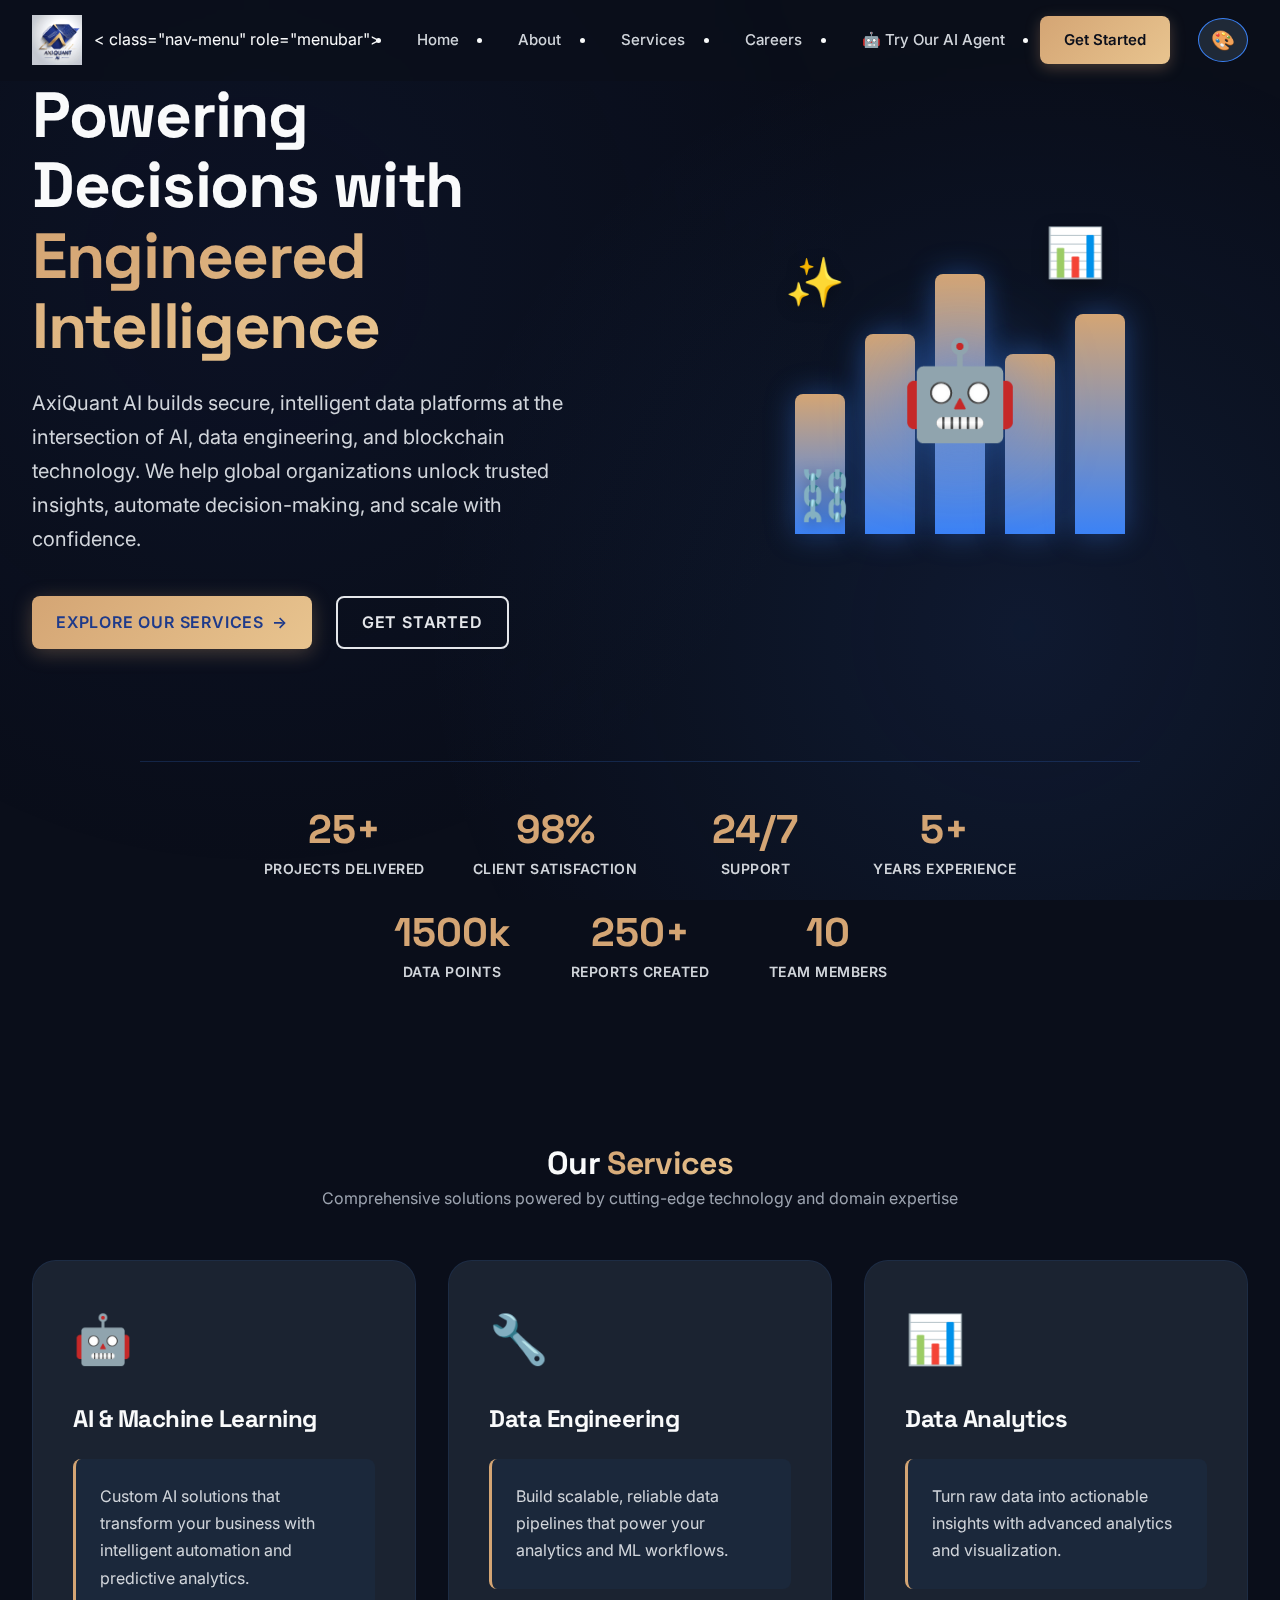
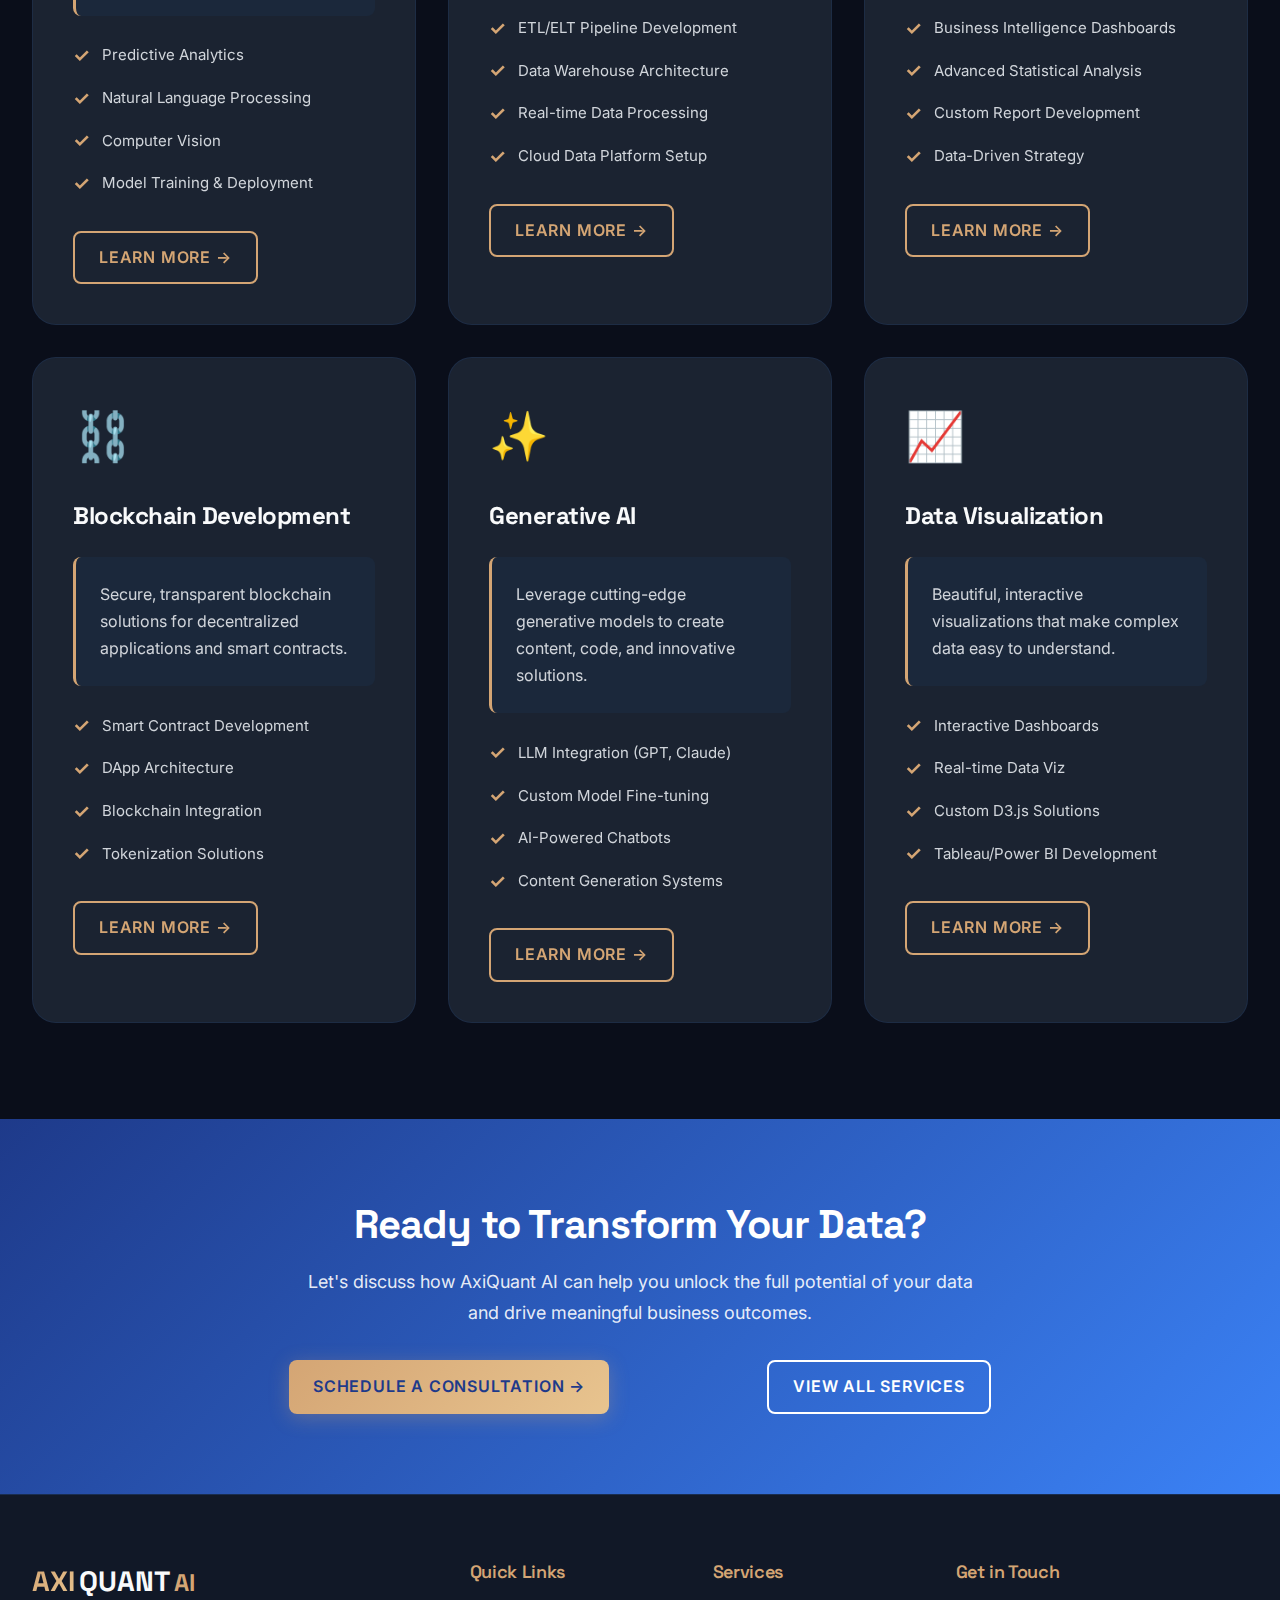
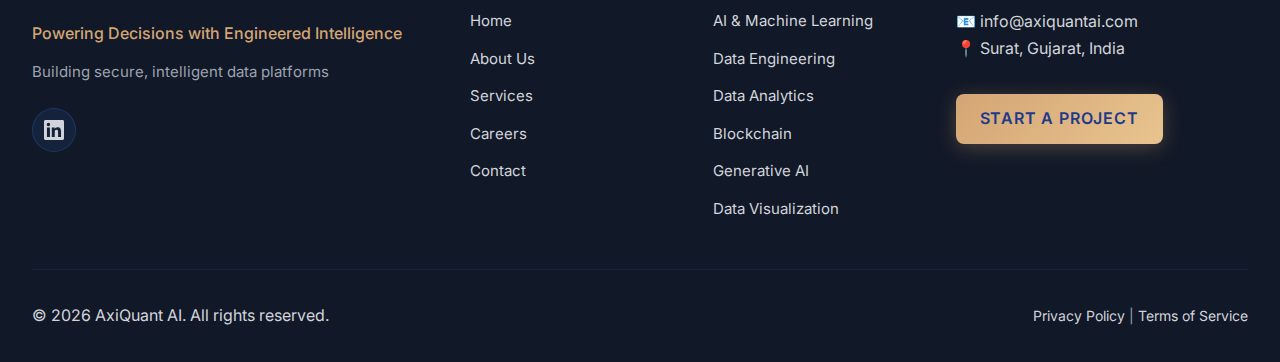
<file: index.html>
<!DOCTYPE html>
<html lang="en">
<head>
    <meta charset="UTF-8">
    <meta name="google-site-verification" content="FJ6nle0rEKZsMMIIgZ2yoRIwN4s8MUvWF679lnG_hWg" />
    <meta name="msvalidate.01" content="D930062206DD22705EF02B1B350733DF" />
    <meta name="viewport" content="width=device-width, initial-scale=1.0">
    <meta name="description" content="AxiQuant AI builds secure, intelligent data platforms at the intersection of AI, data engineering, and blockchain technology.">
    <meta name="keywords" content="AI, Machine Learning, Data Engineering, Blockchain, Generative AI, Data Analytics, India">
    <title>AxiQuant AI - Powering Decisions with Engineered Intelligence</title>
    <!-- Favicon -->
    <link rel="icon" type="image/x-icon" href="favicon.ico">
    <link rel="icon" type="image/png" sizes="16x16" href="favicon-16x16.png">
    <link rel="icon" type="image/png" sizes="32x32" href="favicon-32x32.png">
    <link rel="apple-touch-icon" sizes="180x180" href="apple-touch-icon.png">
    <link rel="icon" type="image/png" sizes="192x192" href="android-chrome-192x192.png">
    <link rel="icon" type="image/png" sizes="512x512" href="android-chrome-512x512.png">
    <meta name="theme-color" content="#0a0e1a">
    <meta name="title" content="AxiQuant AI - AI & Data Engineering Solutions">
    <meta name="description" content="AxiQuant AI provides AI/ML, Data Engineering, Blockchain, and Generative AI solutions. Transform your business with intelligent data platforms. Based in Surat, India.">
    <meta name="keywords" content="AI company India, Machine Learning services, Data Engineering Surat, AI consulting, Blockchain development, Generative AI, Data Analytics, ML solutions">
    <meta name="author" content="AxiQuant AI">
    <meta name="robots" content="index, follow">
    <link rel="canonical" href="https://axiquantai.com/">
    
    <!-- Open Graph / Facebook -->
    <meta property="og:type" content="website">
    <meta property="og:url" content="https://axiquantai.com/">
    <meta property="og:title" content="AxiQuant AI - Powering Decisions with Engineered Intelligence">
    <meta property="og:description" content="AI, Machine Learning, and Data Engineering solutions that transform businesses. Expert team in Surat, India.">
    <meta property="og:image" content="https://axiquantai.com/logo.png">
    
    <!-- Twitter -->
    <meta property="twitter:card" content="summary_large_image">
    <meta property="twitter:url" content="https://axiquantai.com/">
    <meta property="twitter:title" content="AxiQuant AI - AI & Data Engineering Solutions">
    <meta property="twitter:description" content="Transform your business with AI/ML, Data Engineering, and Blockchain solutions.">
    <meta property="twitter:image" content="https://axiquantai.com/logo.png">
    
    <!-- Fonts -->
    <link rel="preconnect" href="https://fonts.googleapis.com">
    <link rel="preconnect" href="https://fonts.gstatic.com" crossorigin>
    <link href="https://fonts.googleapis.com/css2?family=Inter:wght@300;400;500;600;700;800&family=Space+Grotesk:wght@500;700&display=swap" rel="stylesheet">
    
    <!-- Styles -->
    <link rel="stylesheet" href="css/style.css">
    <link rel="stylesheet" href="css/pages.css">
</head>

<body>
    <a href="#main-content" class="skip-link">Skip to main content</a>
    <a href="#main-content" class="skip-link">Skip to main content</a>
    <!-- Header -->
    <header role="banner">
        <nav class="navbar container" role="navigation" aria-label="Main navigation">
            <a href="index.html" class="logo">
                <img src="logo.png" alt="AxiQuant AI - AI and Data Engineering Company Logo" class="logo-image">
            </a>
            
            < class="nav-menu" role="menubar">
                <li role="none"><a href="index.html" class="nav-link" role="menuitem" aria-current="page">Home</a></li>
                <li role="none"><a href="about.html" class="nav-link" role="menuitem">About</a></li>
                <li role="none"><a href="services.html" class="nav-link" role="menuitem">Services</a></li>
                <li role="none"><a href="careers.html" class="nav-link" role="menuitem">Careers</a></li>
                <li role="none"><a href="ai-agent.html" target="_blank" class="nav-link btn-ai" role="menuitem">🤖 Try Our AI Agent</a></li>
                <li role="none"><a href="contact.html" class="nav-link btn-nav" role="menuitem">Get Started</a></li>
                
            </ul>

            <!-- Theme Switcher -->
            <div class="theme-switcher-header">
                <button class="theme-btn" id="theme-toggle" aria-label="Change theme" title="Change theme">
                    <span class="theme-icon">🎨</span>
                </button>
                <div class="theme-dropdown" id="theme-dropdown">
                    <button class="theme-option" data-theme="dark"><span class="dot dark"></span>Dark</button>
                    <button class="theme-option" data-theme="light"><span class="dot light"></span>Light</button>
                    <button class="theme-option" data-theme="ocean"><span class="dot ocean"></span>Ocean</button>
                    <button class="theme-option" data-theme="warm"><span class="dot warm"></span>Warm</button>
                    <button class="theme-option" data-theme="midnight"><span class="dot midnight"></span>Midnight</button>
                </div>
            </div>
            
            <button class="mobile-menu-btn" 
            aria-label="Open navigation menu"
            aria-expanded="false"
            aria-controls="mobile-menu">
                <span aria-hidden="true"></span>
                <span aria-hidden="true"></span>
                <span aria-hidden="true"></span>
            </button>
        </nav>
        
        <div class="mobile-menu" id="mobile-menu" aria-hidden="true">
            <ul class="mobile-nav-menu" role="menu">
                <li role="none"><a href="index.html" class="mobile-nav-link" role="menuitem">Home</a></li>
                <li role="none"><a href="about.html" class="mobile-nav-link" role="menuitem">About</a></li>
                <li role="none"><a href="services.html" class="mobile-nav-link" role="menuitem">Services</a></li>
                <li role="none"><a href="careers.html" class="mobile-nav-link" role="menuitem">Careers</a></li>
                <li role="none"><a href="ai-agent.html" target="_blank" class="mobile-nav-link" role="menuitem">🤖 Try Our AI Agent</a></li>
                <li role="none"><a href="contact.html" class="mobile-nav-link btn-primary" role="menuitem">Get Started</a></li>
                
            </ul>
        </div>
    </header>

<main id="main-content" role="main">
    <!-- Hero Section -->
    <section class="hero" aria-labelledby="hero-heading">
        <div class="container">
            <!-- Main Hero Content -->
            <div class="hero-grid">
                <!-- Left: Text Content -->
                <div class="hero-text">
                    <h1 class="hero-title">
                        Powering Decisions with
                        <span class="text-gradient">Engineered Intelligence</span>
                    </h1>
                    <p class="hero-subtitle">
                        AxiQuant AI builds secure, intelligent data platforms at the intersection of AI, 
                        data engineering, and blockchain technology. We help global organizations unlock 
                        trusted insights, automate decision-making, and scale with confidence.
                    </p>
                    <div class="hero-cta">
                        <a href="services.html" class="btn btn-primary">
                            Explore Our Services
                            <span>→</span>
                        </a>
                        <a href="contact.html" class="btn btn-outline">Get Started</a>
                    </div>
                </div>

                <!-- Right: Animation -->
                <div class="hero-animation">
                    <div class="animation-wrapper">
                        <!-- Animated Bars -->
                        <div class="data-bars">
                            <div class="bar bar-1"></div>
                            <div class="bar bar-2"></div>
                            <div class="bar bar-3"></div>
                            <div class="bar bar-4"></div>
                            <div class="bar bar-5"></div>
                        </div>
                        
                        <!-- Center Icon -->
                        <div class="center-icon">
                            <span class="pulse-icon">🤖</span>
                        </div>
                        
                        <!-- Floating Icons -->
                        <div class="float-icon icon-1">📊</div>
                        <div class="float-icon icon-2">⛓️</div>
                        <div class="float-icon icon-3">✨</div>
                    </div>
                </div>
            </div>

            <!-- Stats Section - BELOW, CENTERED, FULL WIDTH -->
            <div class="hero-stats-section">
                <div class="stats-row">
                    <div class="stat-box">
                        <div class="stat-number">25+</div>
                        <div class="stat-text">Projects Delivered</div>
                    </div>
                    <div class="stat-box">
                        <div class="stat-number">98%</div>
                        <div class="stat-text">Client Satisfaction</div>
                    </div>
                    <div class="stat-box">
                        <div class="stat-number">24/7</div>
                        <div class="stat-text">Support</div>
                    </div>
                    <div class="stat-box">
                        <div class="stat-number">5+</div>
                        <div class="stat-text">Years Experience</div>
                    </div>
                </div>
                
                <div class="stats-row">
                    <div class="stat-box">
                        <div class="stat-number">1500k</div>
                        <div class="stat-text">Data Points</div>
                    </div>
                    <div class="stat-box">
                        <div class="stat-number">250+</div>
                        <div class="stat-text">Reports Created</div>
                    </div>
                    <div class="stat-box">
                        <div class="stat-number">10</div>
                        <div class="stat-text">Team Members</div>
                    </div>
                </div>
            </div>
        </div>
    </section>

    <!-- Services Section -->
    <section class="section">
        <div class="container">
            <div class="text-center mb-2">
                <h2>Our <span class="text-gradient">Services</span></h2>
                <p class="text-secondary">
                    Comprehensive solutions powered by cutting-edge technology and domain expertise
                </p>
            </div>

            <div class="services-grid">
                <div class="service-card card">
                    <div class="service-icon">🤖</div>
                    <h3 class="service-title">AI & Machine Learning</h3>
                    <p class="service-description">
                        Custom AI solutions that transform your business with intelligent automation and predictive analytics.
                    </p>
                    <ul class="service-features">
                        <li>Predictive Analytics</li>
                        <li>Natural Language Processing</li>
                        <li>Computer Vision</li>
                        <li>Model Training & Deployment</li>
                    </ul>
                    <a href="services.html" class="btn btn-secondary">Learn More →</a>
                </div>

                <div class="service-card card">
                    <div class="service-icon">🔧</div>
                    <h3 class="service-title">Data Engineering</h3>
                    <p class="service-description">
                        Build scalable, reliable data pipelines that power your analytics and ML workflows.
                    </p>
                    <ul class="service-features">
                        <li>ETL/ELT Pipeline Development</li>
                        <li>Data Warehouse Architecture</li>
                        <li>Real-time Data Processing</li>
                        <li>Cloud Data Platform Setup</li>
                    </ul>
                    <a href="services.html" class="btn btn-secondary">Learn More →</a>
                </div>

                <div class="service-card card">
                    <div class="service-icon">📊</div>
                    <h3 class="service-title">Data Analytics</h3>
                    <p class="service-description">
                        Turn raw data into actionable insights with advanced analytics and visualization.
                    </p>
                    <ul class="service-features">
                        <li>Business Intelligence Dashboards</li>
                        <li>Advanced Statistical Analysis</li>
                        <li>Custom Report Development</li>
                        <li>Data-Driven Strategy</li>
                    </ul>
                    <a href="services.html" class="btn btn-secondary">Learn More →</a>
                </div>

                <div class="service-card card">
                    <div class="service-icon">⛓️</div>
                    <h3 class="service-title">Blockchain Development</h3>
                    <p class="service-description">
                        Secure, transparent blockchain solutions for decentralized applications and smart contracts.
                    </p>
                    <ul class="service-features">
                        <li>Smart Contract Development</li>
                        <li>DApp Architecture</li>
                        <li>Blockchain Integration</li>
                        <li>Tokenization Solutions</li>
                    </ul>
                    <a href="services.html" class="btn btn-secondary">Learn More →</a>
                </div>

                <div class="service-card card">
                    <div class="service-icon">✨</div>
                    <h3 class="service-title">Generative AI</h3>
                    <p class="service-description">
                        Leverage cutting-edge generative models to create content, code, and innovative solutions.
                    </p>
                    <ul class="service-features">
                        <li>LLM Integration (GPT, Claude)</li>
                        <li>Custom Model Fine-tuning</li>
                        <li>AI-Powered Chatbots</li>
                        <li>Content Generation Systems</li>
                    </ul>
                    <a href="services.html" class="btn btn-secondary">Learn More →</a>
                </div>

                <div class="service-card card">
                    <div class="service-icon">📈</div>
                    <h3 class="service-title">Data Visualization</h3>
                    <p class="service-description">
                        Beautiful, interactive visualizations that make complex data easy to understand.
                    </p>
                    <ul class="service-features">
                        <li>Interactive Dashboards</li>
                        <li>Real-time Data Viz</li>
                        <li>Custom D3.js Solutions</li>
                        <li>Tableau/Power BI Development</li>
                    </ul>
                    <a href="services.html" class="btn btn-secondary">Learn More →</a>
                </div>
            </div>
        </div>
    </section>

    <!-- CTA Section -->
    <section class="section" style="background: linear-gradient(135deg, var(--primary-navy) 0%, var(--accent-blue) 100%); text-align: center;">
        <div class="container">
            <h2 style="color: white; margin-bottom: 1rem;">Ready to Transform Your Data?</h2>
            <p style="color: rgba(255,255,255,0.9); font-size: 1.25rem; margin-bottom: 2rem; max-width: 700px; margin-left: auto; margin-right: auto;">
                Let's discuss how AxiQuant AI can help you unlock the full potential of your data and drive meaningful business outcomes.
            </p>
            <div style="display: flex; gap: 1.5rem; justify-content: center; flex-wrap: wrap;">
                <a href="contact.html" class="btn btn-primary">Schedule a Consultation →</a>
                <a href="services.html" class="btn btn-outline" style="color: white; border-color: white;">View All Services</a>
            </div>
        </div>
    </section>
</main>
<footer role="contentinfo">
    <div class="container">
        <div class="footer-grid">
            <!-- Company Info -->
            <div>
                <div class="logo mb-1" aria-label="AxiQuant AI">
                    <span class="text-gradient">AXI</span>QUANT
                    <span class="logo-ai">AI</span>
                </div>
                <p style="color: var(--primary-gold); margin-bottom: 0.75rem; font-weight: 500;">
                    Powering Decisions with Engineered Intelligence
                </p>
                <p style="color: var(--text-tertiary); font-size: 0.9375rem; margin-bottom: 1.5rem;">
                    Building secure, intelligent data platforms
                </p>
                
                <!-- Social Media Links -->
                <nav aria-label="Social media links">
                    <nav aria-label="Social media links">
            <div class="social-links">
                        <a href="https://www.linkedin.com/company/axiquant-ai" target="_blank" rel="noopener noreferrer" class="social-link" aria-label="LinkedIn">
                    <svg viewBox="0 0 24 24" fill="currentColor" aria-hidden="true">
                        <path d="M20.447 20.452h-3.554v-5.569c0-1.328-.027-3.037-1.852-3.037-1.853 0-2.136 1.445-2.136 2.939v5.667H9.351V9h3.414v1.561h.046c.477-.9 1.637-1.85 3.37-1.85 3.601 0 4.267 2.37 4.267 5.455v6.286zM5.337 7.433c-1.144 0-2.063-.926-2.063-2.065 0-1.138.92-2.063 2.063-2.063 1.14 0 2.064.925 2.064 2.063 0 1.139-.925 2.065-2.064 2.065zm1.782 13.019H3.555V9h3.564v11.452zM22.225 0H1.771C.792 0 0 .774 0 1.729v20.542C0 23.227.792 24 1.771 24h20.451C23.2 24 24 23.227 24 22.271V1.729C24 .774 23.2 0 22.222 0h.003z"/>
                    </svg>
                </a>
                    </div>
                </nav>
            </div>
            
            <!-- Quick Links -->
            <nav aria-label="Quick links">
                <h4 class="footer-title">Quick Links</h4>
                <ul class="footer-links">
                    <li><a href="index.html">Home</a></li>
                    <li><a href="about.html">About Us</a></li>
                    <li><a href="services.html">Services</a></li>
                    <li><a href="careers.html">Careers</a></li>
                    <li><a href="contact.html">Contact</a></li>
                </ul>
            </nav>
            
            <!-- Services Links -->
            <nav aria-label="Our services">
                <h4 class="footer-title">Services</h4>
                <ul class="footer-links">
                    <li><a href="services.html">AI & Machine Learning</a></li>
                    <li><a href="services.html">Data Engineering</a></li>
                    <li><a href="services.html">Data Analytics</a></li>
                    <li><a href="services.html">Blockchain</a></li>
                    <li><a href="services.html">Generative AI</a></li>
                    <li><a href="services.html">Data Visualization</a></li>
                </ul>
            </nav>
            
            <!-- Contact Info -->
            <div>
                <h4 class="footer-title">Get in Touch</h4>
                <address style="font-style: normal;">
                    <p style="color: var(--text-secondary); margin-bottom: 1rem;">
                        <span aria-label="Email">📧</span> 
                        <a href="mailto:info@axiquantai.com">info@axiquantai.com</a><br>
                        <span aria-label="Location">📍</span> Surat, Gujarat, India
                    </p>
                </address>
                <a href="contact.html" class="btn btn-primary mt-1">Start a Project</a>
            </div>
        </div>
        
        <!-- Copyright -->
        <div class="footer-bottom">
            <p>&copy; 2026 AxiQuant AI. All rights reserved.</p>
            <nav aria-label="Legal links">
                <a href="/privacy-policy.html">Privacy Policy</a> | 
                <a href="/terms-of-service.html">Terms of Service</a>
            </nav>
        </div>
    </div>
</footer>
    <!-- EmailJS -->
    <script data-cfasync="false" src="https://cdn.emailjs.com/sdk-3.5.0.min.js"></script>
    <script src="js/main.js"></script>
</body>
</html>
</file>
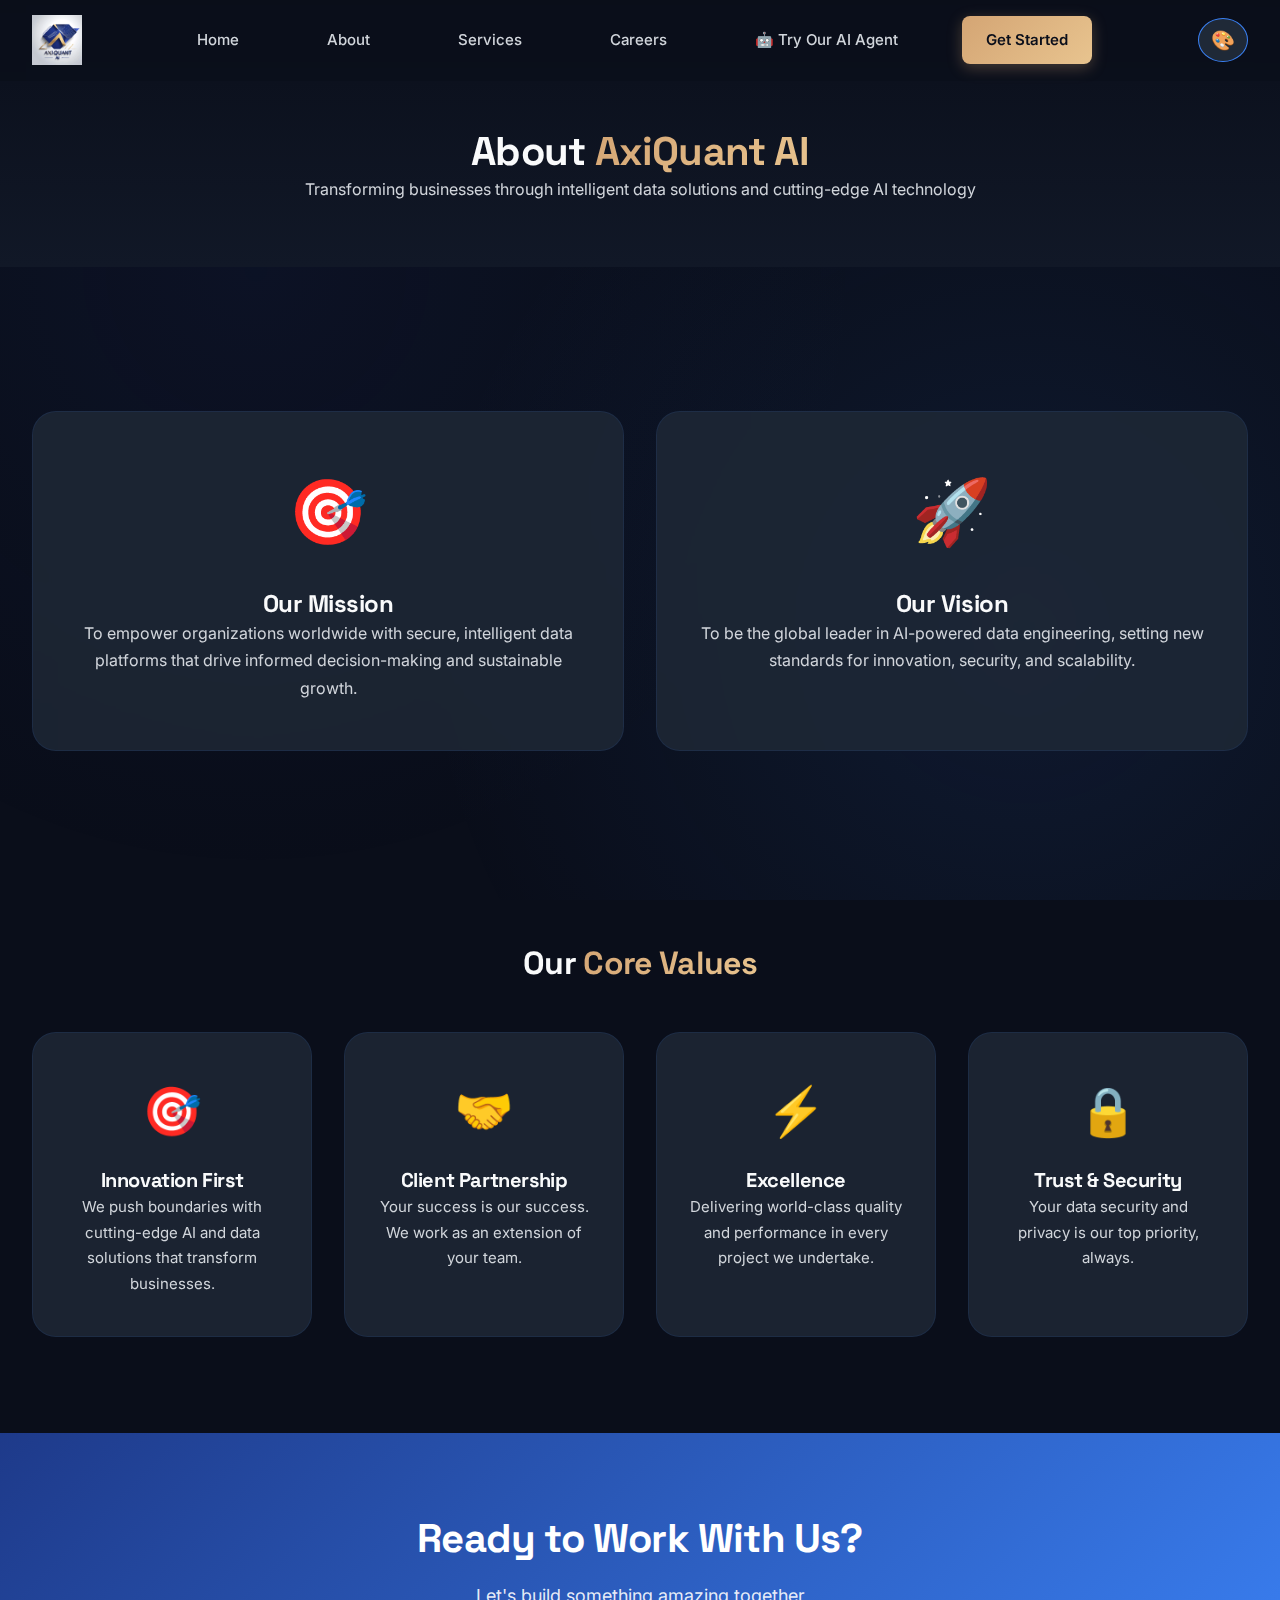
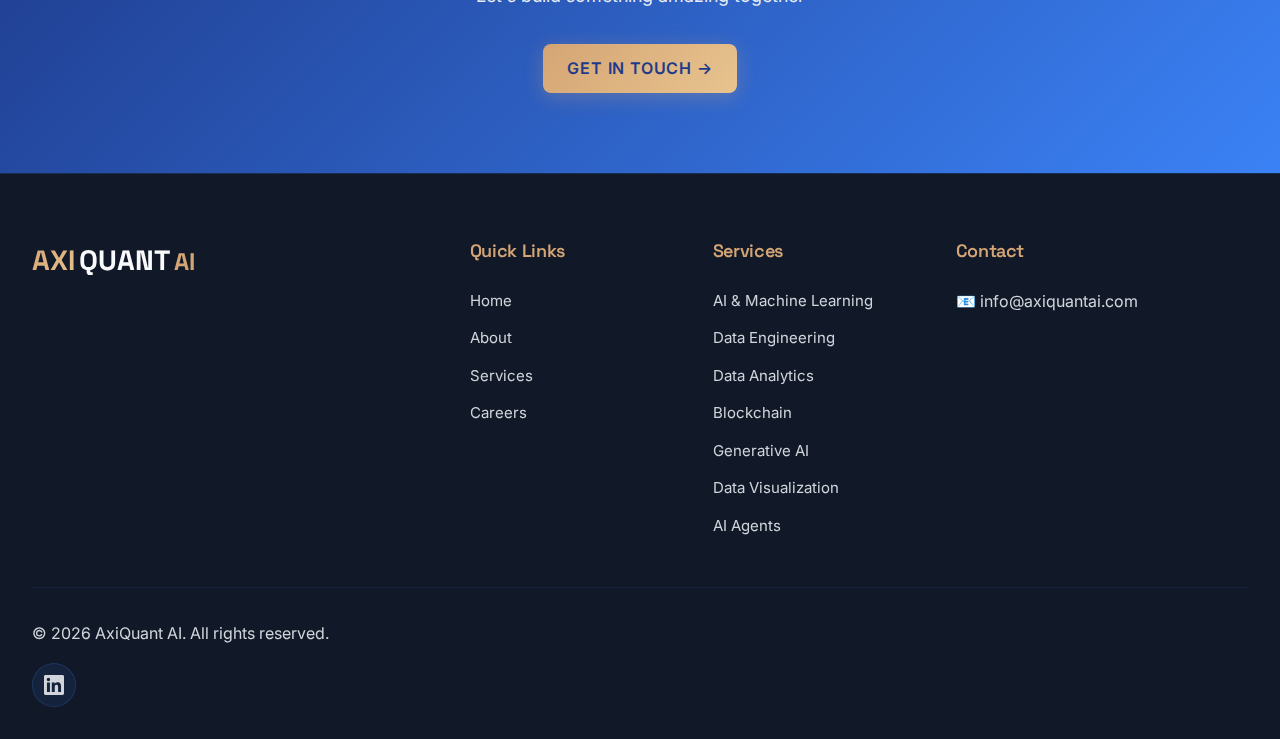
<file: about.html>
<!DOCTYPE html>
<html lang="en">
<head>
    <meta charset="UTF-8">
    <meta name="viewport" content="width=device-width, initial-scale=1.0">
    <meta name="description" content="Learn about AxiQuant AI's mission to empower organizations with intelligent data platforms. Expert team specializing in AI, ML, and Data Engineering.">
    <meta name="keywords" content="About AxiQuant AI, AI company mission, Data Engineering team, AI experts India, Machine Learning company">
    <meta name="robots" content="index, follow">
    <link rel="canonical" href="https://axiquantai.com/about.html">
    
    <meta property="og:title" content="About AxiQuant AI - Our Mission & Values">
    <meta property="og:description" content="Transforming businesses through intelligent data solutions and cutting-edge AI technology.">
    <meta property="og:url" content="https://axiquantai.com/about.html">
    <title>About Us - AxiQuant AI</title>
    <!-- Favicon -->
    <link rel="icon" type="image/x-icon" href="favicon.ico">
    <link rel="icon" type="image/png" sizes="16x16" href="favicon-16x16.png">
    <link rel="icon" type="image/png" sizes="32x32" href="favicon-32x32.png">
    <link rel="apple-touch-icon" sizes="180x180" href="apple-touch-icon.png">
    <link rel="icon" type="image/png" sizes="192x192" href="android-chrome-192x192.png">
    <link rel="icon" type="image/png" sizes="512x512" href="android-chrome-512x512.png">
    <meta name="theme-color" content="#0a0e1a">
    <link rel="preconnect" href="https://fonts.googleapis.com">
    <link href="https://fonts.googleapis.com/css2?family=Inter:wght@300;400;500;600;700;800&family=Space+Grotesk:wght@500;700&display=swap" rel="stylesheet">
    <link rel="stylesheet" href="css/style.css">
    <link rel="stylesheet" href="css/pages.css">
</head>
<body>
    <a href="#main-content" class="skip-link">Skip to main content</a>
    <a href="#main-content" class="skip-link">Skip to main content</a>
    <header role="banner">
        <nav class="navbar container" role="navigation" aria-label="Main navigation">
            <a href="index.html" class="logo">
                <img src="logo.png" alt="AxiQuant AI - AI and Data Engineering Company Logo" class="logo-image">
            </a>
            <ul class="nav-menu" role="menubar">
                <li role="none"><a href="index.html" class="nav-link" role="menuitem">Home</a></li>
                <li role="none"><a href="about.html" class="nav-link" role="menuitem">About</a></li>
                <li role="none"><a href="services.html" class="nav-link" role="menuitem">Services</a></li>
                <li role="none"><a href="careers.html" class="nav-link" role="menuitem">Careers</a></li>
                <li role="none"><a href="ai-agent.html" target="_blank" class="nav-link btn-ai" role="menuitem">🤖 Try Our AI Agent</a></li>
                <li role="none"><a href="contact.html" class="nav-link btn-nav" role="menuitem">Get Started</a></li>
            </ul>
            
            <!-- Theme Switcher -->
            <div class="theme-switcher-header">
                <button class="theme-btn" id="theme-toggle" aria-label="Change theme" title="Change theme">
                    <span class="theme-icon">🎨</span>
                </button>
                <div class="theme-dropdown" id="theme-dropdown">
                    <button class="theme-option" data-theme="dark"><span class="dot dark"></span>Dark</button>
                    <button class="theme-option" data-theme="light"><span class="dot light"></span>Light</button>
                    <button class="theme-option" data-theme="ocean"><span class="dot ocean"></span>Ocean</button>
                    <button class="theme-option" data-theme="warm"><span class="dot warm"></span>Warm</button>
                    <button class="theme-option" data-theme="midnight"><span class="dot midnight"></span>Midnight</button>
                </div>
            </div>


            <button class="mobile-menu-btn" aria-label="Toggle navigation menu" aria-expanded="false" aria-controls="mobile-menu"><span></span><span></span><span></span></button>
        </nav>
        <div class="mobile-menu" id="mobile-menu" aria-hidden="true">
            <ul class="mobile-nav-menu" role="menu">
                <li role="none"><a href="index.html" class="mobile-nav-link" role="menuitem">Home</a></li>
                <li role="none"><a href="about.html" class="mobile-nav-link" role="menuitem">About</a></li>
                <li role="none"><a href="services.html" class="mobile-nav-link" role="menuitem">Services</a></li>
                <li role="none"><a href="careers.html" class="mobile-nav-link" role="menuitem">Careers</a></li>
                <li role="none"><a href="ai-agent.html" target="_blank" class="mobile-nav-link" role="menuitem">🤖 Try Our AI Agent</a></li>
                <li role="none"><a href="contact.html" class="mobile-nav-link btn-primary" role="menuitem">Get Started</a></li>
            </ul>
        </div>
    </header>

    <main id="main-content" role="main">
    <section class="page-hero">
        <div class="container">
            <h1>About <span class="text-gradient">AxiQuant AI</span></h1>
            <p>Transforming businesses through intelligent data solutions and cutting-edge AI technology</p>
        </div>
    </section>

    <section class="section">
        <div class="container mission-content">
            <div class="mission-card card">
                <div class="mission-icon">🎯</div>
                <h3>Our Mission</h3>
                <p>To empower organizations worldwide with secure, intelligent data platforms that drive informed decision-making and sustainable growth.</p>
            </div>
            <div class="mission-card card">
                <div class="mission-icon">🚀</div>
                <h3>Our Vision</h3>
                <p>To be the global leader in AI-powered data engineering, setting new standards for innovation, security, and scalability.</p>
            </div>
        </div>
    </section>

    <section class="section">
        <div class="container">
            <h2 class="text-center mb-2">Our <span class="text-gradient">Core Values</span></h2>
            <div class="values-grid">
                <div class="value-card card">
                    <div class="value-icon">🎯</div>
                    <h4>Innovation First</h4>
                    <p>We push boundaries with cutting-edge AI and data solutions that transform businesses.</p>
                </div>
                <div class="value-card card">
                    <div class="value-icon">🤝</div>
                    <h4>Client Partnership</h4>
                    <p>Your success is our success. We work as an extension of your team.</p>
                </div>
                <div class="value-card card">
                    <div class="value-icon">⚡</div>
                    <h4>Excellence</h4>
                    <p>Delivering world-class quality and performance in every project we undertake.</p>
                </div>
                <div class="value-card card">
                    <div class="value-icon">🔒</div>
                    <h4>Trust & Security</h4>
                    <p>Your data security and privacy is our top priority, always.</p>
                </div>
            </div>
        </div>
    </section>

    <section class="section" style="background: linear-gradient(135deg, var(--primary-navy) 0%, var(--accent-blue) 100%); text-align: center;">
        <div class="container">
            <h2 style="color: white;">Ready to Work With Us?</h2>
            <p style="color: rgba(255,255,255,0.9); margin: 1rem 0 2rem;">Let's build something amazing together</p>
            <a href="contact.html" class="btn btn-primary">Get in Touch →</a>
        </div>
    </section>

    </main>

    <footer role="contentinfo">
        <div class="container">
            <div class="footer-grid">
                <div><div class="logo mb-1"><span class="text-gradient">AXI</span>QUANT<span class="logo-ai">AI</span></div></div>
                <div><h4 class="footer-title">Quick Links</h4><ul class="footer-links"><li><a href="index.html">Home</a></li><li><a href="about.html">About</a></li><li><a href="services.html">Services</a></li><li><a href="careers.html">Careers</a></li></ul></div>
                <div><h4 class="footer-title">Services</h4><ul class="footer-links">
                        <li><a href="services.html">AI & Machine Learning</a></li>
                        <li><a href="services.html">Data Engineering</a></li>
                        <li><a href="services.html">Data Analytics</a></li>
                        <li><a href="services.html">Blockchain</a></li>
                        <li><a href="services.html">Generative AI</a></li>
                        <li><a href="services.html">Data Visualization</a></li>
                        <li><a href="services.html">AI Agents</a></li>
                </ul></div>
                <div><h4 class="footer-title">Contact</h4><p style="color: var(--text-secondary);"><span aria-label="Email">📧</span> info@axiquantai.com</p></div>
            </div>
            <div class="footer-bottom"><p>&copy; 2026 AxiQuant AI. All rights reserved.</p></div>
            <nav aria-label="Social media links">
            <div class="social-links">
                <a href="https://www.linkedin.com/company/axiquant-ai" target="_blank" rel="noopener noreferrer" class="social-link" aria-label="LinkedIn">
                    <svg width="24" height="24" viewBox="0 0 24 24" fill="currentColor">
                        <path d="M20.447 20.452h-3.554v-5.569c0-1.328-.027-3.037-1.852-3.037-1.853 0-2.136 1.445-2.136 2.939v5.667H9.351V9h3.414v1.561h.046c.477-.9 1.637-1.85 3.37-1.85 3.601 0 4.267 2.37 4.267 5.455v6.286zM5.337 7.433c-1.144 0-2.063-.926-2.063-2.065 0-1.138.92-2.063 2.063-2.063 1.14 0 2.064.925 2.064 2.063 0 1.139-.925 2.065-2.064 2.065zm1.782 13.019H3.555V9h3.564v11.452zM22.225 0H1.771C.792 0 0 .774 0 1.729v20.542C0 23.227.792 24 1.771 24h20.451C23.2 24 24 23.227 24 22.271V1.729C24 .774 23.2 0 22.222 0h.003z"/>
                    </svg>
                </a>
            </div>
            </nav>
        </div>
    </footer>

    <script data-cfasync="false" src="https://cdn.emailjs.com/sdk-3.5.0.min.js"></script>
    <script src="js/main.js"></script>
    </body>
</html>
</file>
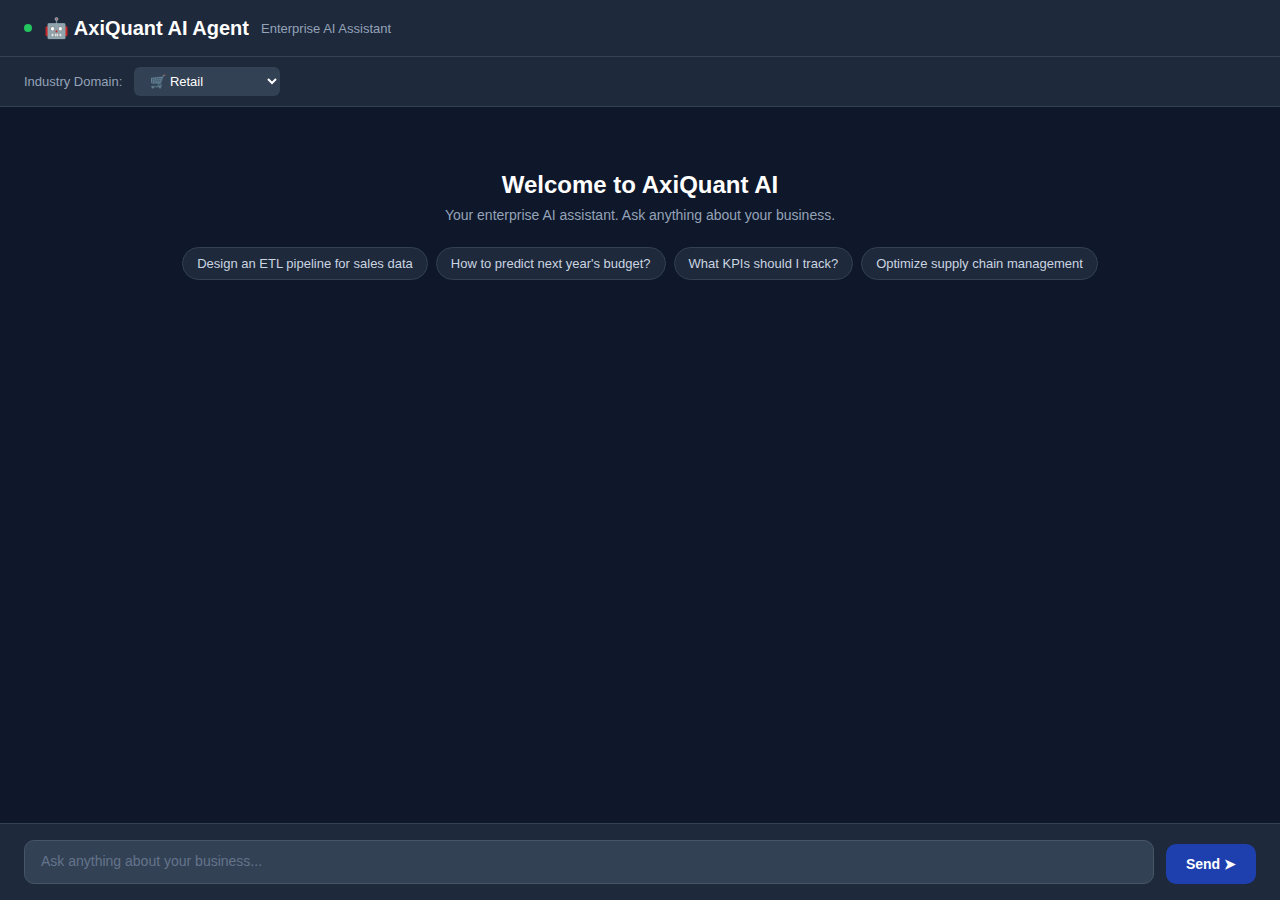
<file: ai-agent.html>
<!DOCTYPE html>
<html lang="en">
<head>
  <meta charset="UTF-8">
  <meta name="viewport" content="width=device-width, initial-scale=1.0">
  <title>AxiQuant AI Agent</title>
  <style>
    * { margin: 0; padding: 0; box-sizing: border-box; }
    
    body {
      font-family: -apple-system, BlinkMacSystemFont, 'Segoe UI', sans-serif;
      background: #0f172a;
      color: white;
      height: 100vh;
      display: flex;
      flex-direction: column;
    }

    /* Header */
    .header {
      background: #1e293b;
      padding: 16px 24px;
      display: flex;
      align-items: center;
      gap: 12px;
      border-bottom: 1px solid #334155;
    }
    .header h1 { font-size: 20px; font-weight: 700; }
    .header span { font-size: 13px; color: #94a3b8; }
    .status-dot {
      width: 8px; height: 8px;
      background: #22c55e;
      border-radius: 50%;
      animation: pulse 2s infinite;
    }
    @keyframes pulse {
      0%, 100% { opacity: 1; }
      50% { opacity: 0.4; }
    }

    /* Domain selector */
    .domain-bar {
      background: #1e293b;
      padding: 10px 24px;
      display: flex;
      align-items: center;
      gap: 12px;
      border-bottom: 1px solid #334155;
    }
    .domain-bar label { font-size: 13px; color: #94a3b8; }
    .domain-bar select {
      background: #334155;
      color: white;
      border: none;
      padding: 6px 12px;
      border-radius: 6px;
      font-size: 13px;
      cursor: pointer;
    }

    /* Chat area */
    #messages {
      flex: 1;
      overflow-y: auto;
      padding: 24px;
      display: flex;
      flex-direction: column;
      gap: 16px;
    }

    .message {
      max-width: 75%;
      padding: 12px 16px;
      border-radius: 12px;
      font-size: 14px;
      line-height: 1.6;
      white-space: pre-wrap;
    }
    .message.user {
      background: #1e40af;
      align-self: flex-end;
      border-bottom-right-radius: 4px;
    }
    .message.assistant {
      background: #1e293b;
      align-self: flex-start;
      border-bottom-left-radius: 4px;
      border: 1px solid #334155;
    }
    .message.thinking {
      background: #1e293b;
      align-self: flex-start;
      color: #94a3b8;
      font-style: italic;
      border: 1px solid #334155;
    }

    /* Welcome message */
    .welcome {
      text-align: center;
      padding: 40px 20px;
      color: #94a3b8;
    }
    .welcome h2 { font-size: 24px; color: white; margin-bottom: 8px; }
    .welcome p { font-size: 14px; margin-bottom: 24px; }
    .suggestions {
      display: flex;
      flex-wrap: wrap;
      gap: 8px;
      justify-content: center;
    }
    .suggestion-btn {
      background: #1e293b;
      border: 1px solid #334155;
      color: #cbd5e1;
      padding: 8px 14px;
      border-radius: 20px;
      font-size: 13px;
      cursor: pointer;
      transition: all 0.2s;
    }
    .suggestion-btn:hover { background: #334155; color: white; }

    /* Input area */
    .input-area {
      padding: 16px 24px;
      background: #1e293b;
      border-top: 1px solid #334155;
      display: flex;
      gap: 12px;
      align-items: flex-end;
    }
    #user-input {
      flex: 1;
      background: #334155;
      border: 1px solid #475569;
      color: white;
      padding: 12px 16px;
      border-radius: 10px;
      font-size: 14px;
      resize: none;
      outline: none;
      min-height: 44px;
      max-height: 120px;
      font-family: inherit;
    }
    #user-input:focus { border-color: #1e40af; }
    #user-input::placeholder { color: #64748b; }
    
    #send-btn {
      background: #1e40af;
      color: white;
      border: none;
      padding: 12px 20px;
      border-radius: 10px;
      cursor: pointer;
      font-size: 14px;
      font-weight: 600;
      transition: background 0.2s;
      white-space: nowrap;
    }
    #send-btn:hover { background: #1d4ed8; }
    #send-btn:disabled { background: #334155; cursor: not-allowed; }
  </style>
</head>
<body>

  <!-- Header -->
  <div class="header">
    <div class="status-dot"></div>
    <h1>🤖 AxiQuant AI Agent</h1>
    <span>Enterprise AI Assistant</span>
  </div>

  <!-- Domain selector -->
  <div class="domain-bar">
    <label>Industry Domain:</label>
    <select id="domain-select">
      <option value="retail">🛒 Retail</option>
      <option value="pharma">💊 Pharma</option>
      <option value="manufacturing">🏭 Manufacturing</option>
      <option value="real_estate">🏠 Real Estate</option>
      <option value="automotive">🚗 Automotive</option>
      <option value="energy">⚡ Energy</option>
    </select>
  </div>

  <!-- Messages -->
  <div id="messages">
    <div class="welcome" id="welcome">
      <h2>Welcome to AxiQuant AI</h2>
      <p>Your enterprise AI assistant. Ask anything about your business.</p>
      <div class="suggestions">
        <button class="suggestion-btn" onclick="askSuggestion(this)">Design an ETL pipeline for sales data</button>
        <button class="suggestion-btn" onclick="askSuggestion(this)">How to predict next year's budget?</button>
        <button class="suggestion-btn" onclick="askSuggestion(this)">What KPIs should I track?</button>
        <button class="suggestion-btn" onclick="askSuggestion(this)">Optimize supply chain management</button>
      </div>
    </div>
  </div>

  <!-- Input -->
  <div class="input-area">
    <textarea id="user-input" placeholder="Ask anything about your business..." rows="1"
      onkeydown="if(event.key==='Enter' && !event.shiftKey){ event.preventDefault(); sendMessage(); }"></textarea>
    <button id="send-btn" onclick="sendMessage()">Send ➤</button>
  </div>

<script>
  const API_URL = "https://axiquant-ai-agent.onrender.com/chat";

  function askSuggestion(btn) {
    document.getElementById('user-input').value = btn.innerText;
    sendMessage();
  }

  async function sendMessage() {
    const input = document.getElementById('user-input');
    const messages = document.getElementById('messages');
    const sendBtn = document.getElementById('send-btn');
    const domain = document.getElementById('domain-select').value;
    const text = input.value.trim();
    
    if (!text) return;

    // Hide welcome screen
    const welcome = document.getElementById('welcome');
    if (welcome) welcome.style.display = 'none';

    // Add user message
    messages.innerHTML += `<div class="message user">${escapeHtml(text)}</div>`;
    input.value = '';
    input.style.height = 'auto';
    sendBtn.disabled = true;

    // Add thinking indicator
    const thinkingId = 'thinking-' + Date.now();
    messages.innerHTML += `<div class="message thinking" id="${thinkingId}">🤔 Analyzing your question...</div>`;
    messages.scrollTop = messages.scrollHeight;

    try {
      const res = await fetch(API_URL, {
        method: 'POST',
        headers: { 'Content-Type': 'application/json' },
        body: JSON.stringify({ message: text, domain: domain })
      });
      const data = await res.json();
      document.getElementById(thinkingId).remove();
      messages.innerHTML += `<div class="message assistant">${escapeHtml(data.response)}</div>`;
    } catch (e) {
      document.getElementById(thinkingId).remove();
      messages.innerHTML += `<div class="message assistant">⚠️ Error connecting to AI. Please try again.</div>`;
    }

    messages.scrollTop = messages.scrollHeight;
    sendBtn.disabled = false;
    input.focus();
  }

  function escapeHtml(text) {
    return text
      .replace(/&/g, "&amp;")
      .replace(/</g, "&lt;")
      .replace(/>/g, "&gt;")
      .replace(/\n/g, "<br>");
  }

  // Auto-resize textarea
  document.getElementById('user-input').addEventListener('input', function() {
    this.style.height = 'auto';
    this.style.height = Math.min(this.scrollHeight, 120) + 'px';
  });
</script>
</body>
</html>
</file>
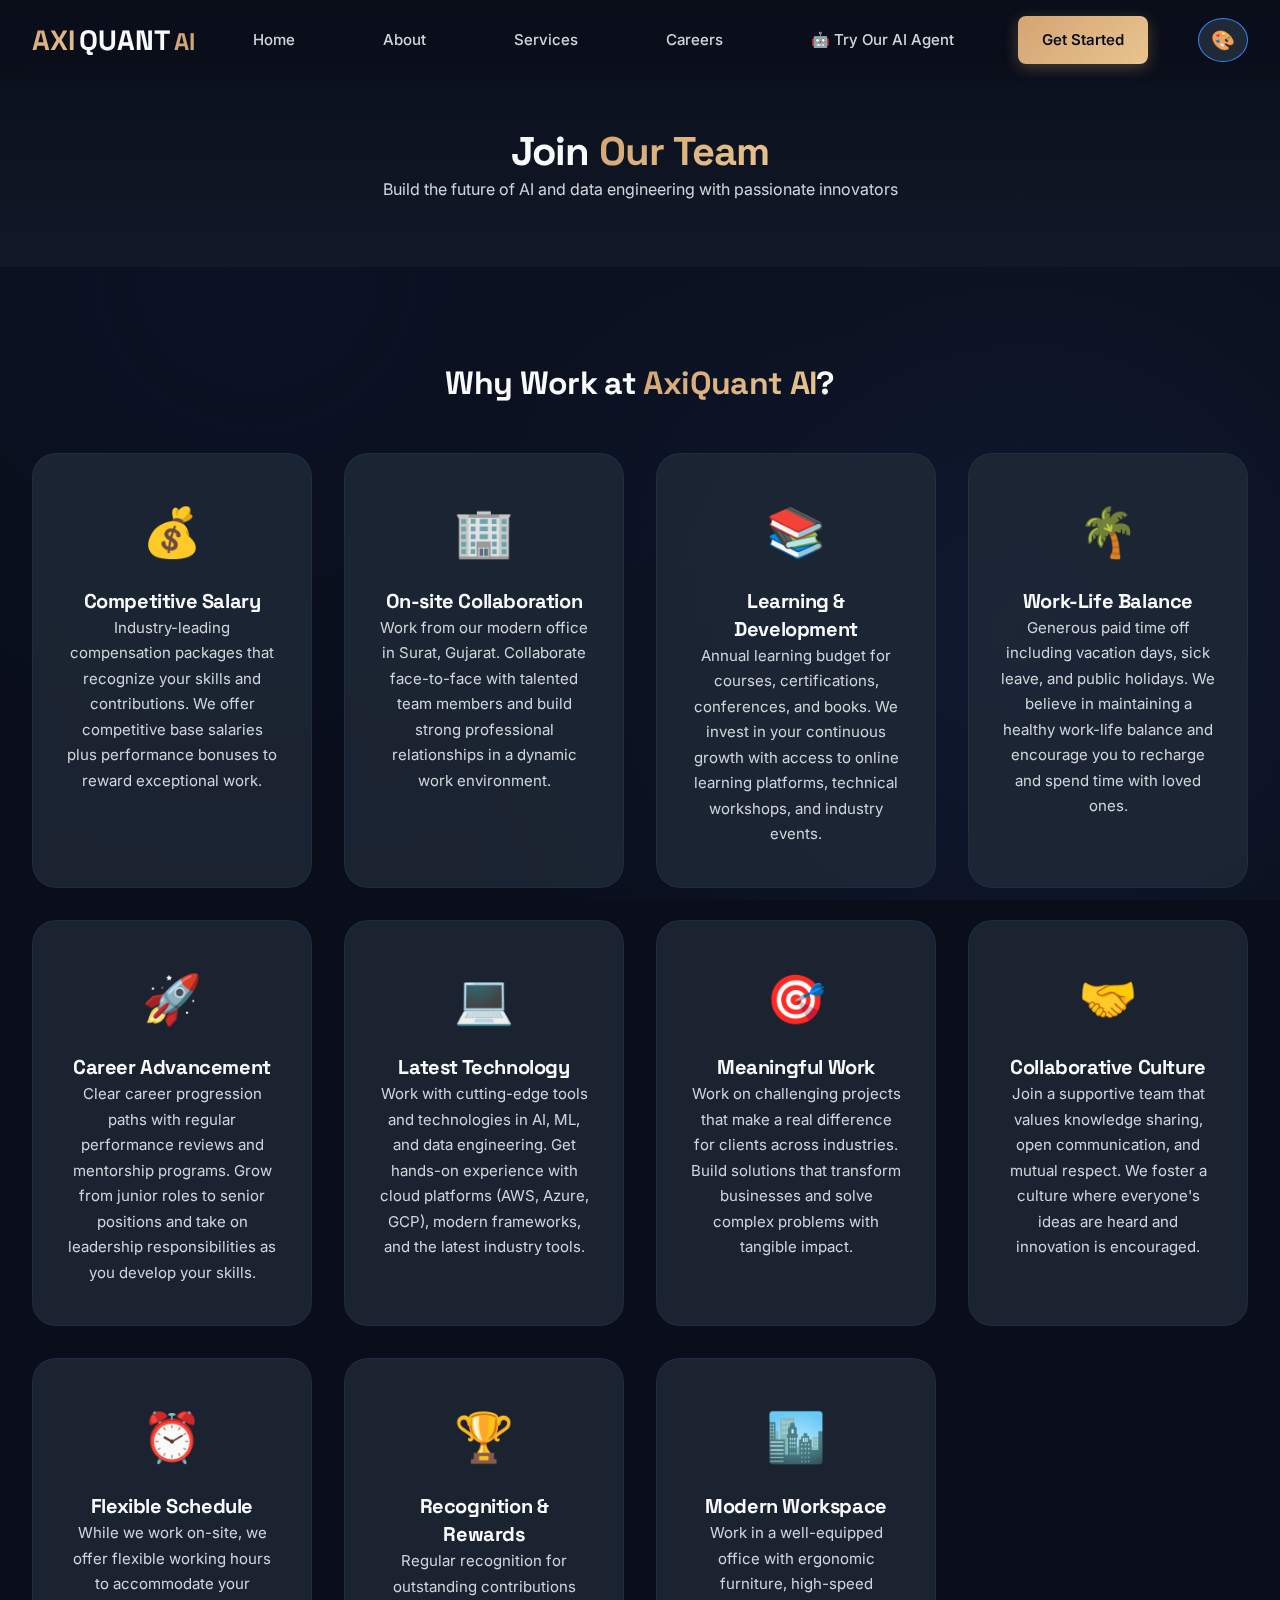
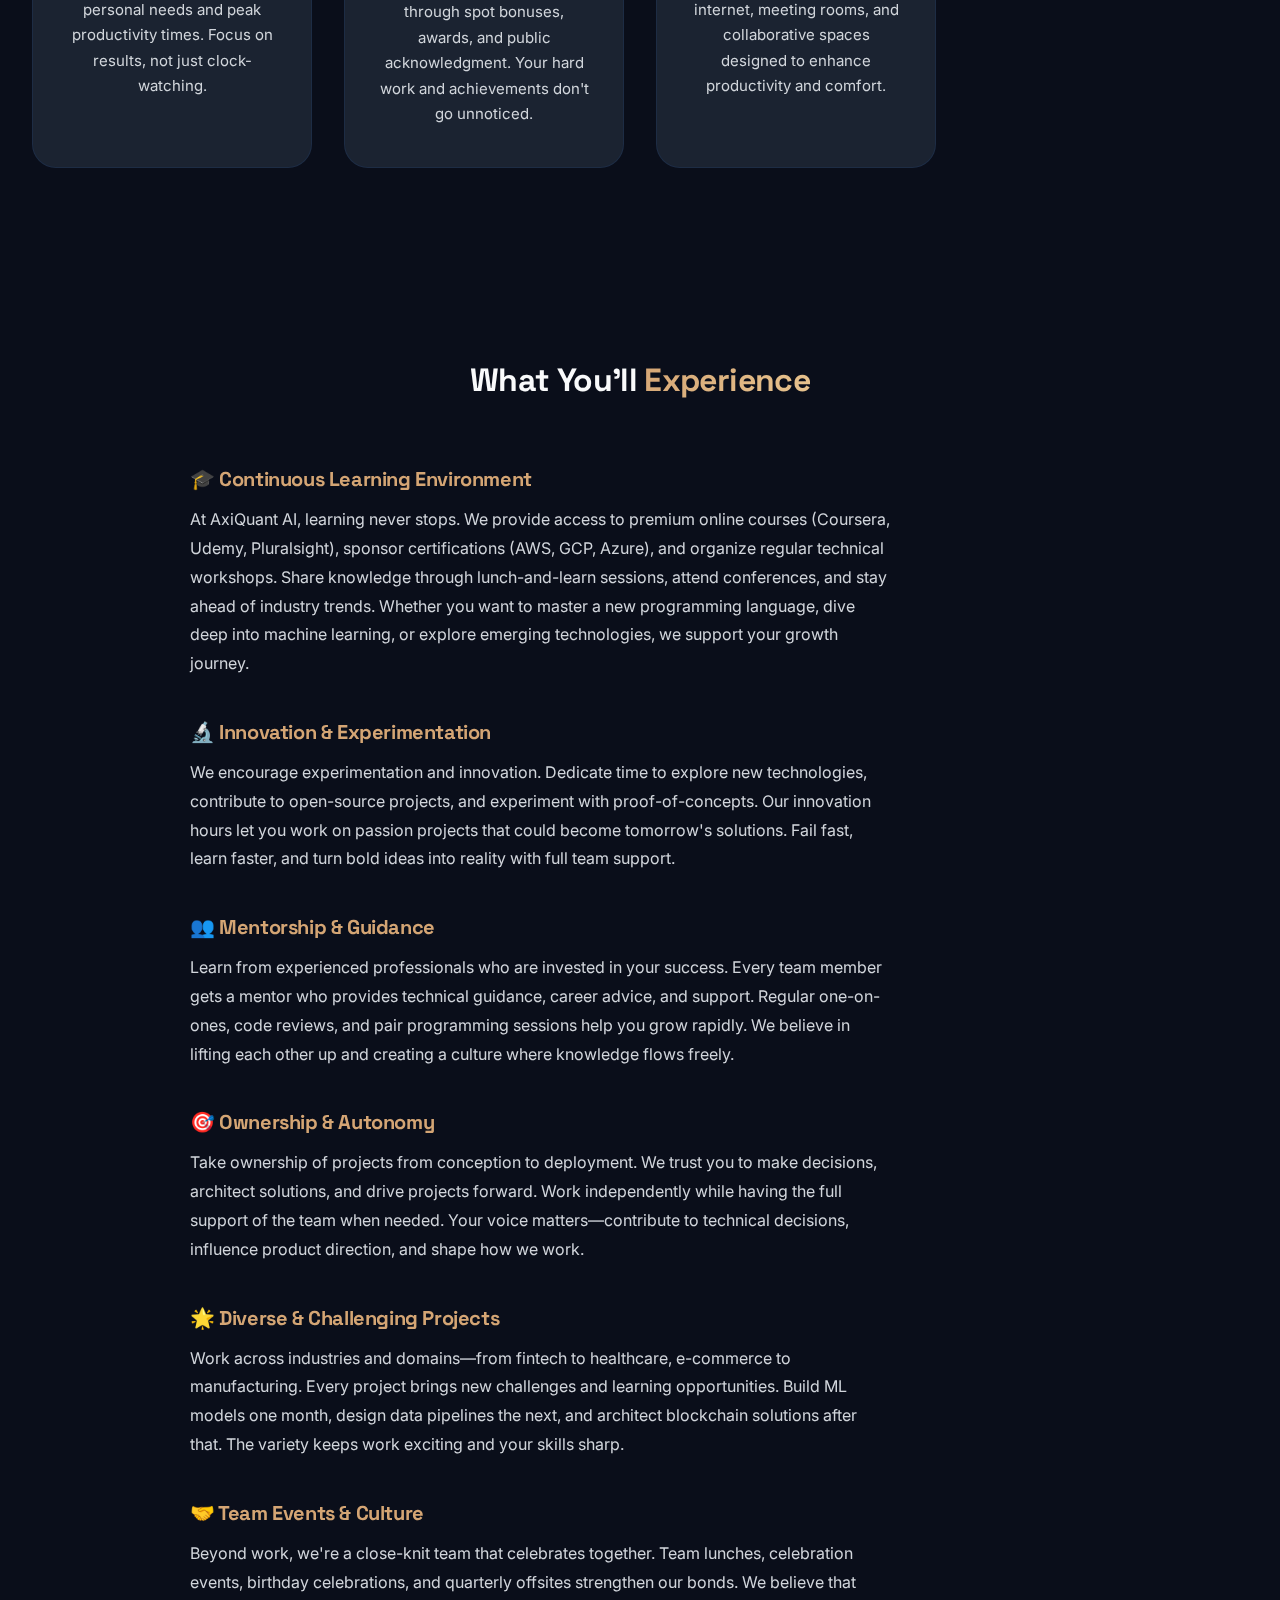
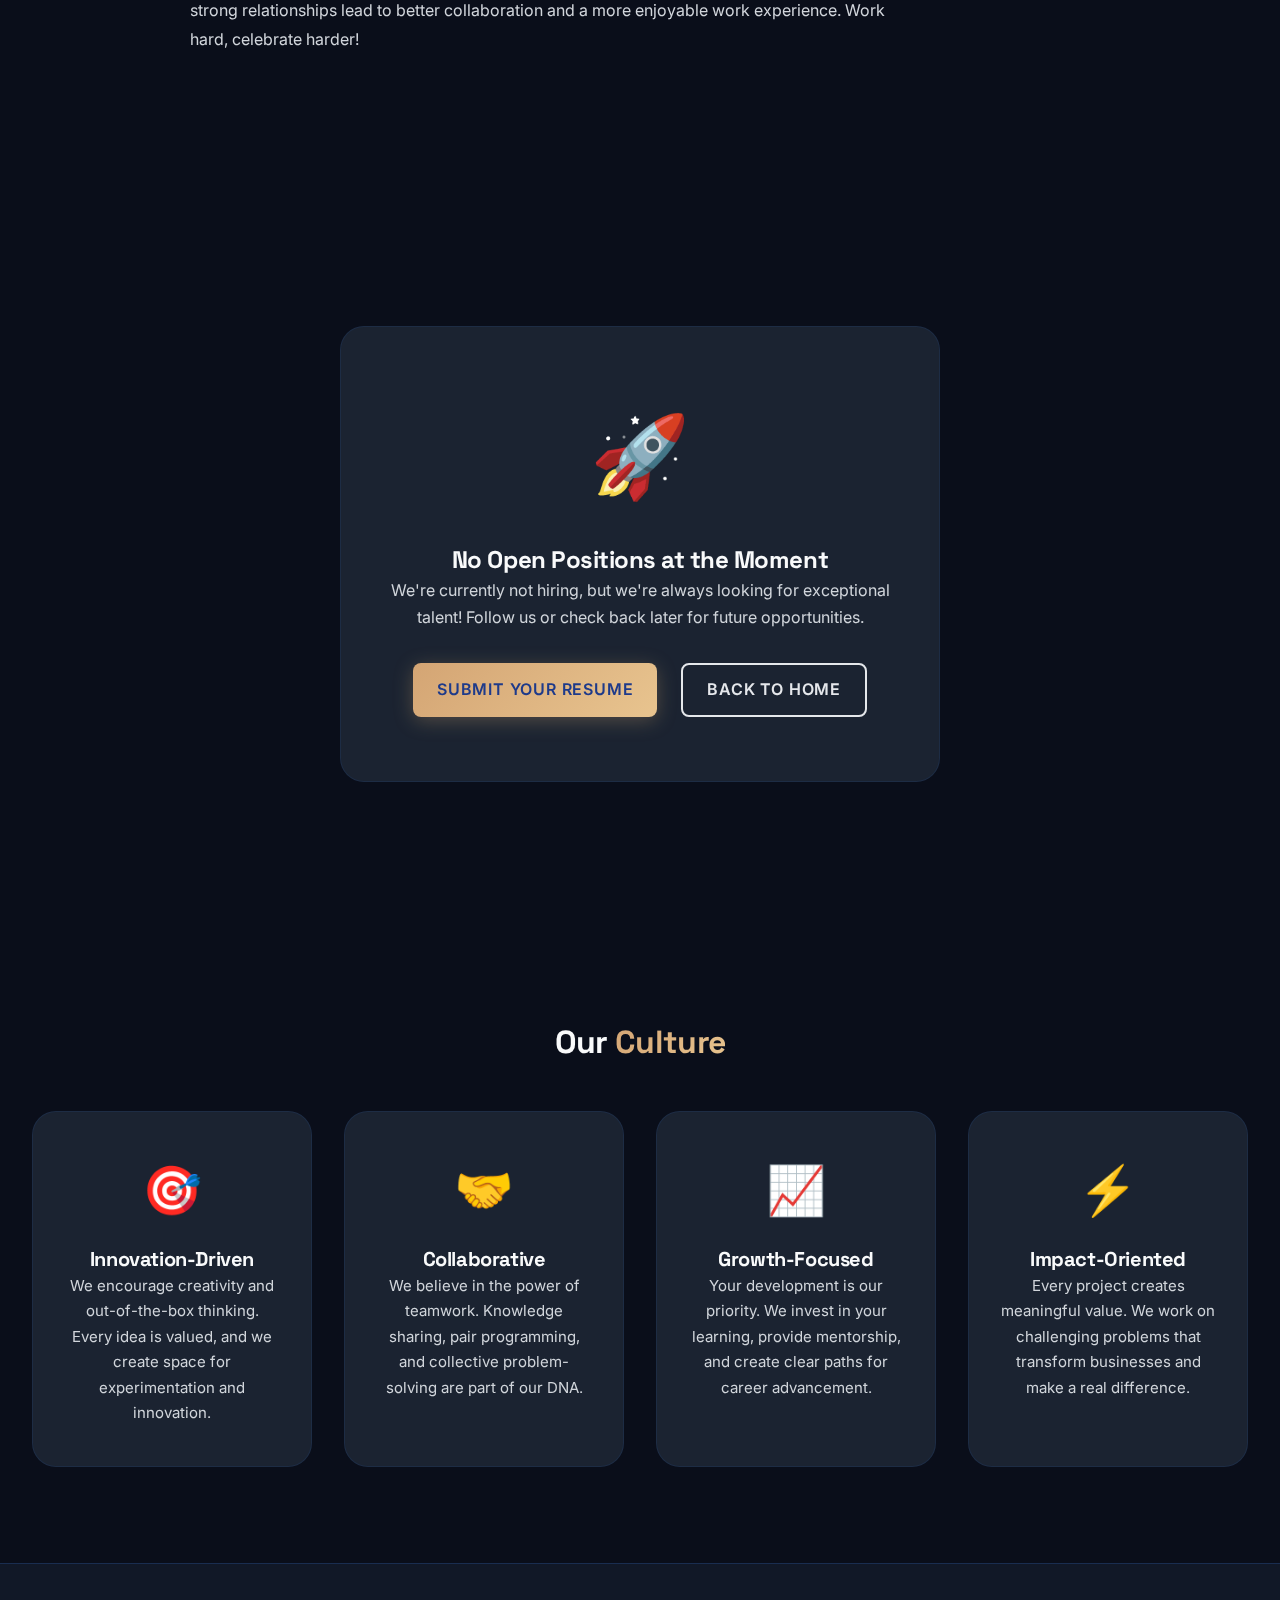
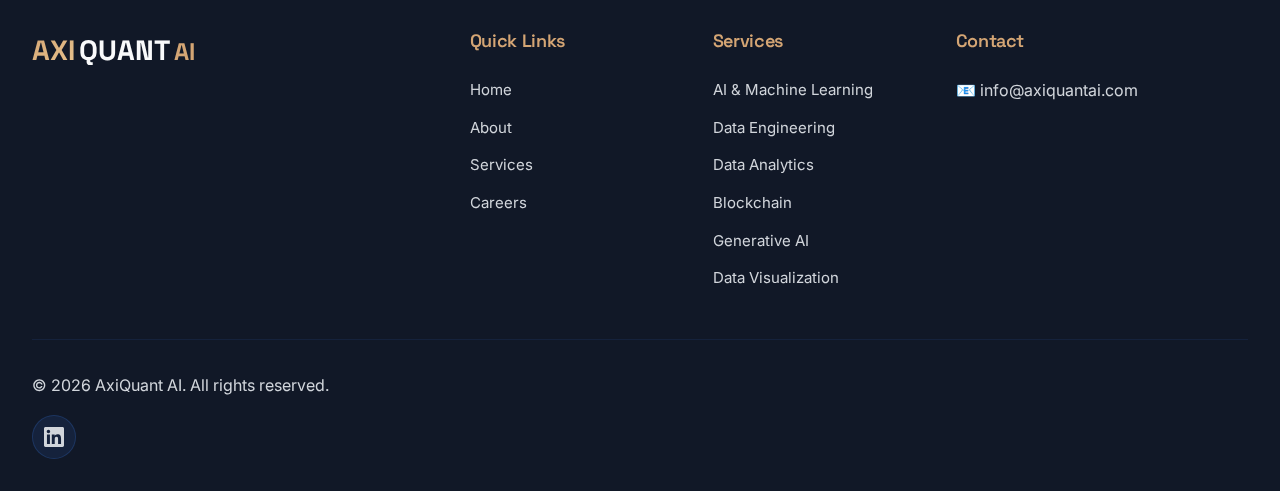
<file: careers.html>
<!DOCTYPE html>
<html lang="en">
<head>
    <meta charset="UTF-8">
    <meta name="viewport" content="width=device-width, initial-scale=1.0">
    <meta name="description" content="Join AxiQuant AI's innovative team. Work on cutting-edge AI, ML, and Data Engineering projects. Competitive salary, remote work, and growth opportunities.">
    <meta name="keywords" content="AI jobs India, Machine Learning careers, Data Engineer jobs Surat, AI company jobs, ML engineer positions">
    <meta name="robots" content="index, follow">
    <link rel="canonical" href="https://axiquantai.com/careers.html">
    
    <meta property="og:title" content="Careers at AxiQuant AI - Join Our Team">
    <meta property="og:description" content="Build the future of AI and data engineering with passionate innovators.">
    <meta property="og:url" content="https://axiquantai.com/careers.html">
    <title>Careers - AxiQuant AI</title>
    <!-- Favicon -->
    <link rel="icon" type="image/x-icon" href="favicon.ico">
    <link rel="icon" type="image/png" sizes="16x16" href="favicon-16x16.png">
    <link rel="icon" type="image/png" sizes="32x32" href="favicon-32x32.png">
    <link rel="apple-touch-icon" sizes="180x180" href="apple-touch-icon.png">
    <link rel="icon" type="image/png" sizes="192x192" href="android-chrome-192x192.png">
    <link rel="icon" type="image/png" sizes="512x512" href="android-chrome-512x512.png">
<meta name="theme-color" content="#0a0e1a">
    <link href="https://fonts.googleapis.com/css2?family=Inter:wght@300;400;500;600;700;800&family=Space+Grotesk:wght@500;700&display=swap" rel="stylesheet">
    <link rel="stylesheet" href="css/style.css">
    <link rel="stylesheet" href="css/pages.css">
</head>
<body>
    <a href="#main-content" class="skip-link">Skip to main content</a>
    <a href="#main-content" class="skip-link">Skip to main content</a>
    <header role="banner">
        <nav class="navbar container" role="navigation" aria-label="Main navigation">
            <a href="index.html" class="logo"><span class="text-gradient">AXI</span>QUANT<span class="logo-ai">AI</span></a>
            <ul class="nav-menu" role="menubar">
                <li role="none"><a href="index.html" class="nav-link" role="menuitem">Home</a></li>
                <li role="none"><a href="about.html" class="nav-link" role="menuitem">About</a></li>
                <li role="none"><a href="services.html" class="nav-link" role="menuitem">Services</a></li>
                <li role="none"><a href="careers.html" class="nav-link" role="menuitem">Careers</a></li>
                <li role="none"><a href="ai-agent.html" target="_blank" class="nav-link btn-ai" role="menuitem">🤖 Try Our AI Agent</a></li>
                <li role="none"><a href="contact.html" class="nav-link btn-nav" role="menuitem">Get Started</a></li>
            </ul>

            <!-- Theme Switcher -->
            <div class="theme-switcher-header">
                <button class="theme-btn" id="theme-toggle" aria-label="Change theme" title="Change theme">
                    <span class="theme-icon">🎨</span>
                </button>
                <div class="theme-dropdown" id="theme-dropdown">
                    <button class="theme-option" data-theme="dark"><span class="dot dark"></span>Dark</button>
                    <button class="theme-option" data-theme="light"><span class="dot light"></span>Light</button>
                    <button class="theme-option" data-theme="ocean"><span class="dot ocean"></span>Ocean</button>
                    <button class="theme-option" data-theme="warm"><span class="dot warm"></span>Warm</button>
                    <button class="theme-option" data-theme="midnight"><span class="dot midnight"></span>Midnight</button>
                </div>
            </div>
            <button class="mobile-menu-btn" aria-label="Toggle navigation menu" aria-expanded="false" aria-controls="mobile-menu"><span></span><span></span><span></span></button>
        </nav>
        <div class="mobile-menu" id="mobile-menu" aria-hidden="true">
            <ul class="mobile-nav-menu" role="menu">
                <li role="none"><a href="index.html" class="mobile-nav-link" role="menuitem">Home</a></li>
                <li role="none"><a href="about.html" class="mobile-nav-link" role="menuitem">About</a></li>
                <li role="none"><a href="services.html" class="mobile-nav-link" role="menuitem">Services</a></li>
                <li role="none"><a href="careers.html" class="mobile-nav-link" role="menuitem">Careers</a></li>
                <li role="none"><a href="ai-agent.html" target="_blank" class="mobile-nav-link" role="menuitem">🤖 Try Our AI Agent</a></li>
                <li role="none"><a href="contact.html" class="mobile-nav-link btn-primary" role="menuitem">Get Started</a></li>
            </ul>
        </div>
    </header>

    <main id="main-content" role="main">
    <section class="page-hero">
        <div class="container">
            <h1>Join <span class="text-gradient">Our Team</span></h1>
            <p>Build the future of AI and data engineering with passionate innovators</p>
        </div>
    </section>

    <section class="section">
        <div class="container">
            <h2 class="text-center mb-2">Why Work at <span class="text-gradient">AxiQuant AI</span>?</h2>
            
            <div class="benefits-grid">
                <!-- Benefit 1: Competitive Salary -->
                <div class="benefit-card card">
                    <div class="benefit-icon">💰</div>
                    <h4>Competitive Salary</h4>
                    <p>Industry-leading compensation packages that recognize your skills and contributions. We offer competitive base salaries plus performance bonuses to reward exceptional work.</p>
                </div>

                <!-- Benefit 2: On-site Work -->
                <div class="benefit-card card">
                    <div class="benefit-icon">🏢</div>
                    <h4>On-site Collaboration</h4>
                    <p>Work from our modern office in Surat, Gujarat. Collaborate face-to-face with talented team members and build strong professional relationships in a dynamic work environment.</p>
                </div>

                <!-- Benefit 3: Learning Budget -->
                <div class="benefit-card card">
                    <div class="benefit-icon">📚</div>
                    <h4>Learning & Development</h4>
                    <p>Annual learning budget for courses, certifications, conferences, and books. We invest in your continuous growth with access to online learning platforms, technical workshops, and industry events.</p>
                </div>

                <!-- Benefit 4: Health Insurance -->
                <!-- <div class="benefit-card card">
                    <div class="benefit-icon">🏥</div>
                    <h4>Health & Wellness</h4>
                    <p>Comprehensive healthcare coverage for you and your family. We provide medical insurance, annual health check-ups, and wellness programs to keep you healthy and productive.</p>
                </div> -->

                <!-- Benefit 5: Paid Time Off -->
                <div class="benefit-card card">
                    <div class="benefit-icon">🌴</div>
                    <h4>Work-Life Balance</h4>
                    <p>Generous paid time off including vacation days, sick leave, and public holidays. We believe in maintaining a healthy work-life balance and encourage you to recharge and spend time with loved ones.</p>
                </div>

                <!-- Benefit 6: Career Growth -->
                <div class="benefit-card card">
                    <div class="benefit-icon">🚀</div>
                    <h4>Career Advancement</h4>
                    <p>Clear career progression paths with regular performance reviews and mentorship programs. Grow from junior roles to senior positions and take on leadership responsibilities as you develop your skills.</p>
                </div>

                <!-- Benefit 7: Cutting-Edge Tech -->
                <div class="benefit-card card">
                    <div class="benefit-icon">💻</div>
                    <h4>Latest Technology</h4>
                    <p>Work with cutting-edge tools and technologies in AI, ML, and data engineering. Get hands-on experience with cloud platforms (AWS, Azure, GCP), modern frameworks, and the latest industry tools.</p>
                </div>

                <!-- Benefit 8: Impactful Projects -->
                <div class="benefit-card card">
                    <div class="benefit-icon">🎯</div>
                    <h4>Meaningful Work</h4>
                    <p>Work on challenging projects that make a real difference for clients across industries. Build solutions that transform businesses and solve complex problems with tangible impact.</p>
                </div>

                <!-- Benefit 9: Team Culture -->
                <div class="benefit-card card">
                    <div class="benefit-icon">🤝</div>
                    <h4>Collaborative Culture</h4>
                    <p>Join a supportive team that values knowledge sharing, open communication, and mutual respect. We foster a culture where everyone's ideas are heard and innovation is encouraged.</p>
                </div>

                <!-- Benefit 10: Flexible Hours -->
                <div class="benefit-card card">
                    <div class="benefit-icon">⏰</div>
                    <h4>Flexible Schedule</h4>
                    <p>While we work on-site, we offer flexible working hours to accommodate your personal needs and peak productivity times. Focus on results, not just clock-watching.</p>
                </div>

                <!-- Benefit 11: Recognition -->
                <div class="benefit-card card">
                    <div class="benefit-icon">🏆</div>
                    <h4>Recognition & Rewards</h4>
                    <p>Regular recognition for outstanding contributions through spot bonuses, awards, and public acknowledgment. Your hard work and achievements don't go unnoticed.</p>
                </div>

                <!-- Benefit 12: Modern Office -->
                <div class="benefit-card card">
                    <div class="benefit-icon">🏙️</div>
                    <h4>Modern Workspace</h4>
                    <p>Work in a well-equipped office with ergonomic furniture, high-speed internet, meeting rooms, and collaborative spaces designed to enhance productivity and comfort.</p>
                </div>
            </div>
        </div>
    </section>

    <section class="section" style="background: var(--surface-darker);">
        <div class="container">
            <h2 class="text-center mb-2">What You'll <span class="text-gradient">Experience</span></h2>
            <div class="experience-section" style="max-width: 900px; margin: 0 auto;">
                <div class="experience-item" style="margin-bottom: 2.5rem;">
                    <h4 style="color: var(--primary-gold); margin-bottom: 0.75rem;">🎓 Continuous Learning Environment</h4>
                    <p style="color: var(--text-secondary); line-height: 1.8;">
                        At AxiQuant AI, learning never stops. We provide access to premium online courses (Coursera, Udemy, Pluralsight), sponsor certifications (AWS, GCP, Azure), and organize regular technical workshops. Share knowledge through lunch-and-learn sessions, attend conferences, and stay ahead of industry trends. Whether you want to master a new programming language, dive deep into machine learning, or explore emerging technologies, we support your growth journey.
                    </p>
                </div>

                <div class="experience-item" style="margin-bottom: 2.5rem;">
                    <h4 style="color: var(--primary-gold); margin-bottom: 0.75rem;">🔬 Innovation & Experimentation</h4>
                    <p style="color: var(--text-secondary); line-height: 1.8;">
                        We encourage experimentation and innovation. Dedicate time to explore new technologies, contribute to open-source projects, and experiment with proof-of-concepts. Our innovation hours let you work on passion projects that could become tomorrow's solutions. Fail fast, learn faster, and turn bold ideas into reality with full team support.
                    </p>
                </div>

                <div class="experience-item" style="margin-bottom: 2.5rem;">
                    <h4 style="color: var(--primary-gold); margin-bottom: 0.75rem;">👥 Mentorship & Guidance</h4>
                    <p style="color: var(--text-secondary); line-height: 1.8;">
                        Learn from experienced professionals who are invested in your success. Every team member gets a mentor who provides technical guidance, career advice, and support. Regular one-on-ones, code reviews, and pair programming sessions help you grow rapidly. We believe in lifting each other up and creating a culture where knowledge flows freely.
                    </p>
                </div>

                <div class="experience-item" style="margin-bottom: 2.5rem;">
                    <h4 style="color: var(--primary-gold); margin-bottom: 0.75rem;">🎯 Ownership & Autonomy</h4>
                    <p style="color: var(--text-secondary); line-height: 1.8;">
                        Take ownership of projects from conception to deployment. We trust you to make decisions, architect solutions, and drive projects forward. Work independently while having the full support of the team when needed. Your voice matters—contribute to technical decisions, influence product direction, and shape how we work.
                    </p>
                </div>

                <div class="experience-item" style="margin-bottom: 2.5rem;">
                    <h4 style="color: var(--primary-gold); margin-bottom: 0.75rem;">🌟 Diverse & Challenging Projects</h4>
                    <p style="color: var(--text-secondary); line-height: 1.8;">
                        Work across industries and domains—from fintech to healthcare, e-commerce to manufacturing. Every project brings new challenges and learning opportunities. Build ML models one month, design data pipelines the next, and architect blockchain solutions after that. The variety keeps work exciting and your skills sharp.
                    </p>
                </div>

                <div class="experience-item">
                    <h4 style="color: var(--primary-gold); margin-bottom: 0.75rem;">🤝 Team Events & Culture</h4>
                    <p style="color: var(--text-secondary); line-height: 1.8;">
                        Beyond work, we're a close-knit team that celebrates together. Team lunches, celebration events, birthday celebrations, and quarterly offsites strengthen our bonds. We believe that strong relationships lead to better collaboration and a more enjoyable work experience. Work hard, celebrate harder!
                    </p>
                </div>
            </div>
        </div>
    </section>

    <section class="section">
        <div class="container">
            <div class="no-positions">
                <div class="no-positions-icon">🚀</div>
                <h3>No Open Positions at the Moment</h3>
                <p>We're currently not hiring, but we're always looking for exceptional talent! 
                Follow us or check back later for future opportunities.</p>
                <div style="display: flex; gap: 1.5rem; justify-content: center; margin-top: 2rem; flex-wrap: wrap;">
                    <a href="contact.html" class="btn btn-primary">Submit Your Resume</a>
                    <a href="index.html" class="btn btn-outline">Back to Home</a>
                </div>
            </div>
        </div>
    </section>

    <section class="section">
        <div class="container">
            <h2 class="text-center mb-2">Our <span class="text-gradient">Culture</span></h2>
            <div class="values-grid">
                <div class="value-card card">
                    <div class="value-icon">🎯</div>
                    <h4>Innovation-Driven</h4>
                    <p>We encourage creativity and out-of-the-box thinking. Every idea is valued, and we create space for experimentation and innovation.</p>
                </div>
                <div class="value-card card">
                    <div class="value-icon">🤝</div>
                    <h4>Collaborative</h4>
                    <p>We believe in the power of teamwork. Knowledge sharing, pair programming, and collective problem-solving are part of our DNA.</p>
                </div>
                <div class="value-card card">
                    <div class="value-icon">📈</div>
                    <h4>Growth-Focused</h4>
                    <p>Your development is our priority. We invest in your learning, provide mentorship, and create clear paths for career advancement.</p>
                </div>
                <div class="value-card card">
                    <div class="value-icon">⚡</div>
                    <h4>Impact-Oriented</h4>
                    <p>Every project creates meaningful value. We work on challenging problems that transform businesses and make a real difference.</p>
                </div>
            </div>
        </div>
    </section>

    </main>

    <footer role="contentinfo">
        <div class="container">
            <div class="footer-grid">
                <div><div class="logo mb-1"><span class="text-gradient">AXI</span>QUANT<span class="logo-ai">AI</span></div></div>
                <div><h4 class="footer-title">Quick Links</h4><ul class="footer-links"><li><a href="index.html">Home</a></li><li><a href="about.html">About</a></li><li><a href="services.html">Services</a></li><li><a href="careers.html">Careers</a></li></ul></div>
                <div><h4 class="footer-title">Services</h4><ul class="footer-links">
                        <li><a href="services.html">AI & Machine Learning</a></li>
                        <li><a href="services.html">Data Engineering</a></li>
                        <li><a href="services.html">Data Analytics</a></li>
                        <li><a href="services.html">Blockchain</a></li>
                        <li><a href="services.html">Generative AI</a></li>
                        <li><a href="services.html">Data Visualization</a></li>
                </ul></div>
                <div><h4 class="footer-title">Contact</h4><p style="color: var(--text-secondary);"><span aria-label="Email">📧</span> info@axiquantai.com</p></div>
            </div>
            <div class="footer-bottom"><p>&copy; 2026 AxiQuant AI. All rights reserved.</p></div>
            <nav aria-label="Social media links">
            <div class="social-links">
                <a href="https://www.linkedin.com/company/axiquant-ai" target="_blank" rel="noopener noreferrer" class="social-link" aria-label="LinkedIn">
                    <svg width="24" height="24" viewBox="0 0 24 24" fill="currentColor">
                        <path d="M20.447 20.452h-3.554v-5.569c0-1.328-.027-3.037-1.852-3.037-1.853 0-2.136 1.445-2.136 2.939v5.667H9.351V9h3.414v1.561h.046c.477-.9 1.637-1.85 3.37-1.85 3.601 0 4.267 2.37 4.267 5.455v6.286zM5.337 7.433c-1.144 0-2.063-.926-2.063-2.065 0-1.138.92-2.063 2.063-2.063 1.14 0 2.064.925 2.064 2.063 0 1.139-.925 2.065-2.064 2.065zm1.782 13.019H3.555V9h3.564v11.452zM22.225 0H1.771C.792 0 0 .774 0 1.729v20.542C0 23.227.792 24 1.771 24h20.451C23.2 24 24 23.227 24 22.271V1.729C24 .774 23.2 0 22.222 0h.003z"/>
                    </svg>
                </a>
            </div>
            </nav>
        </div>
    </footer>

    <script data-cfasync="false" src="https://cdn.emailjs.com/sdk-3.5.0.min.js"></script>
    <script src="js/main.js"></script>
</body>
</html>
</file>
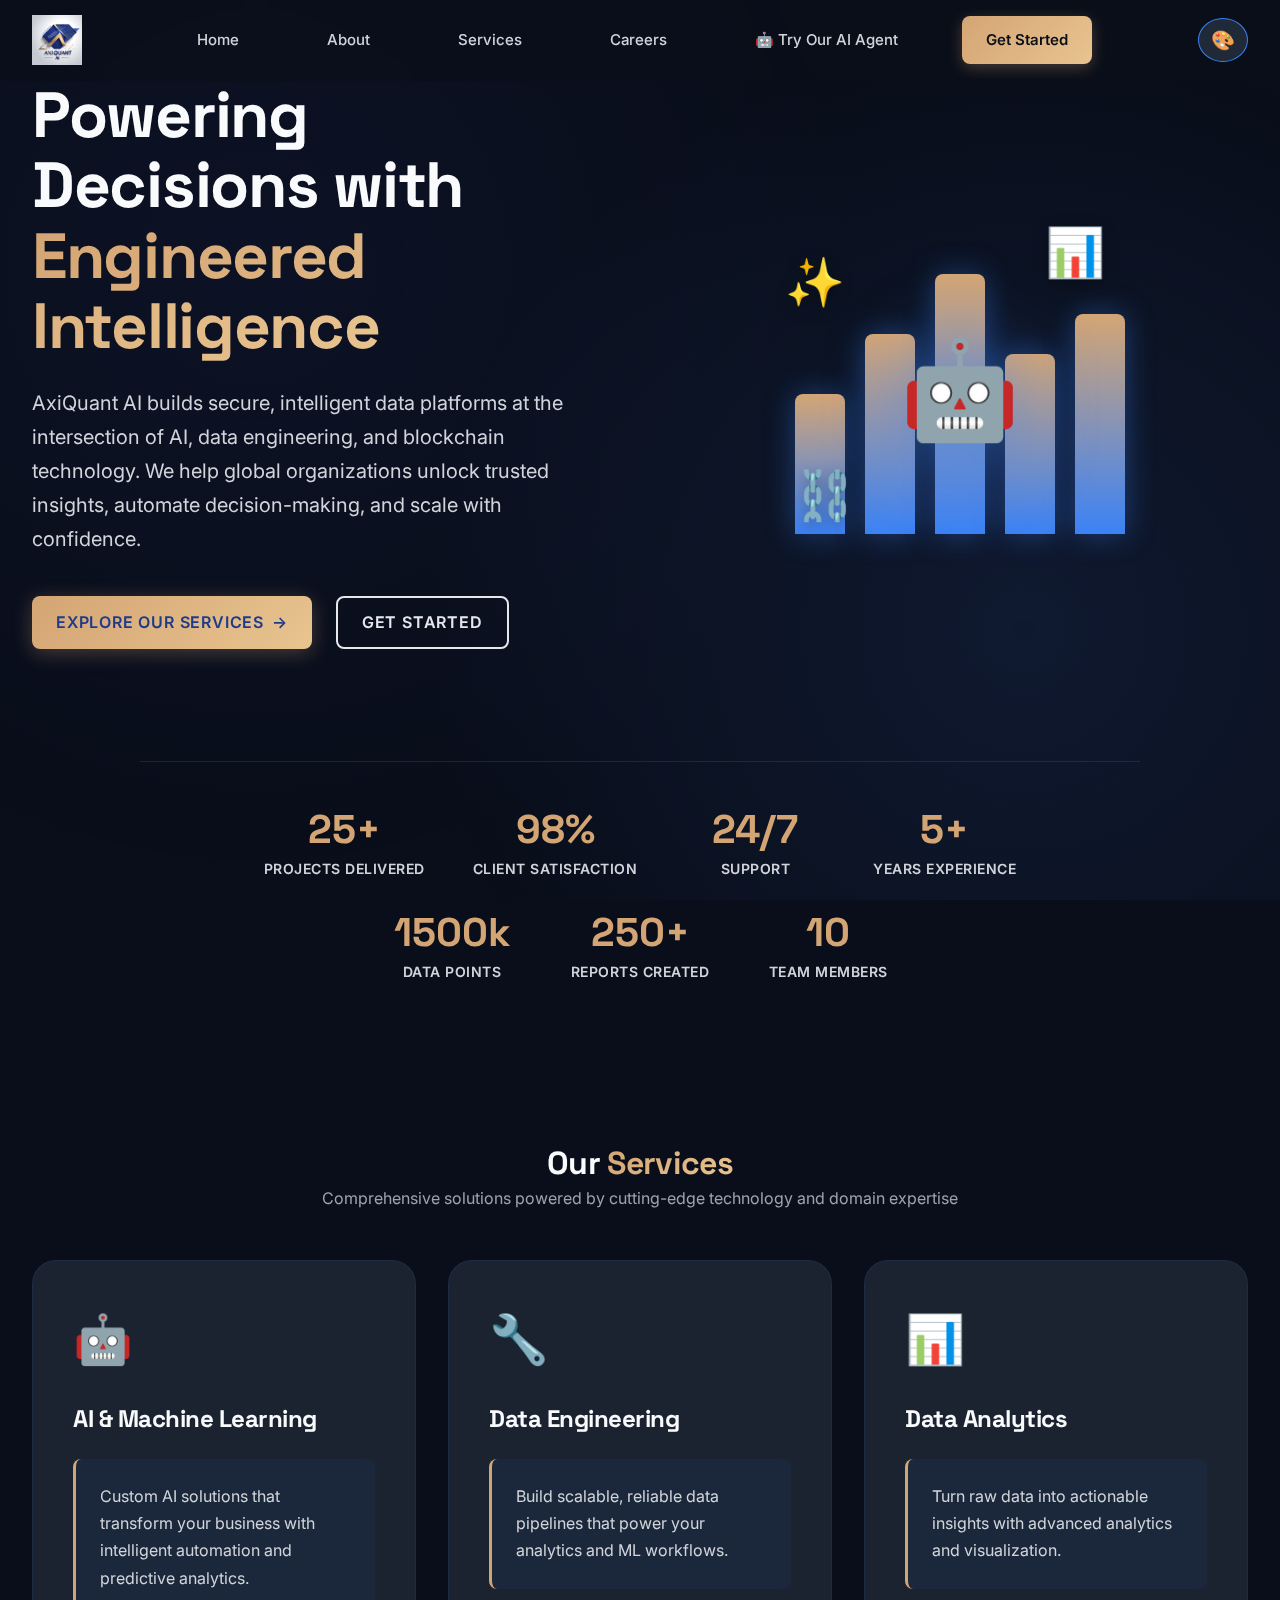
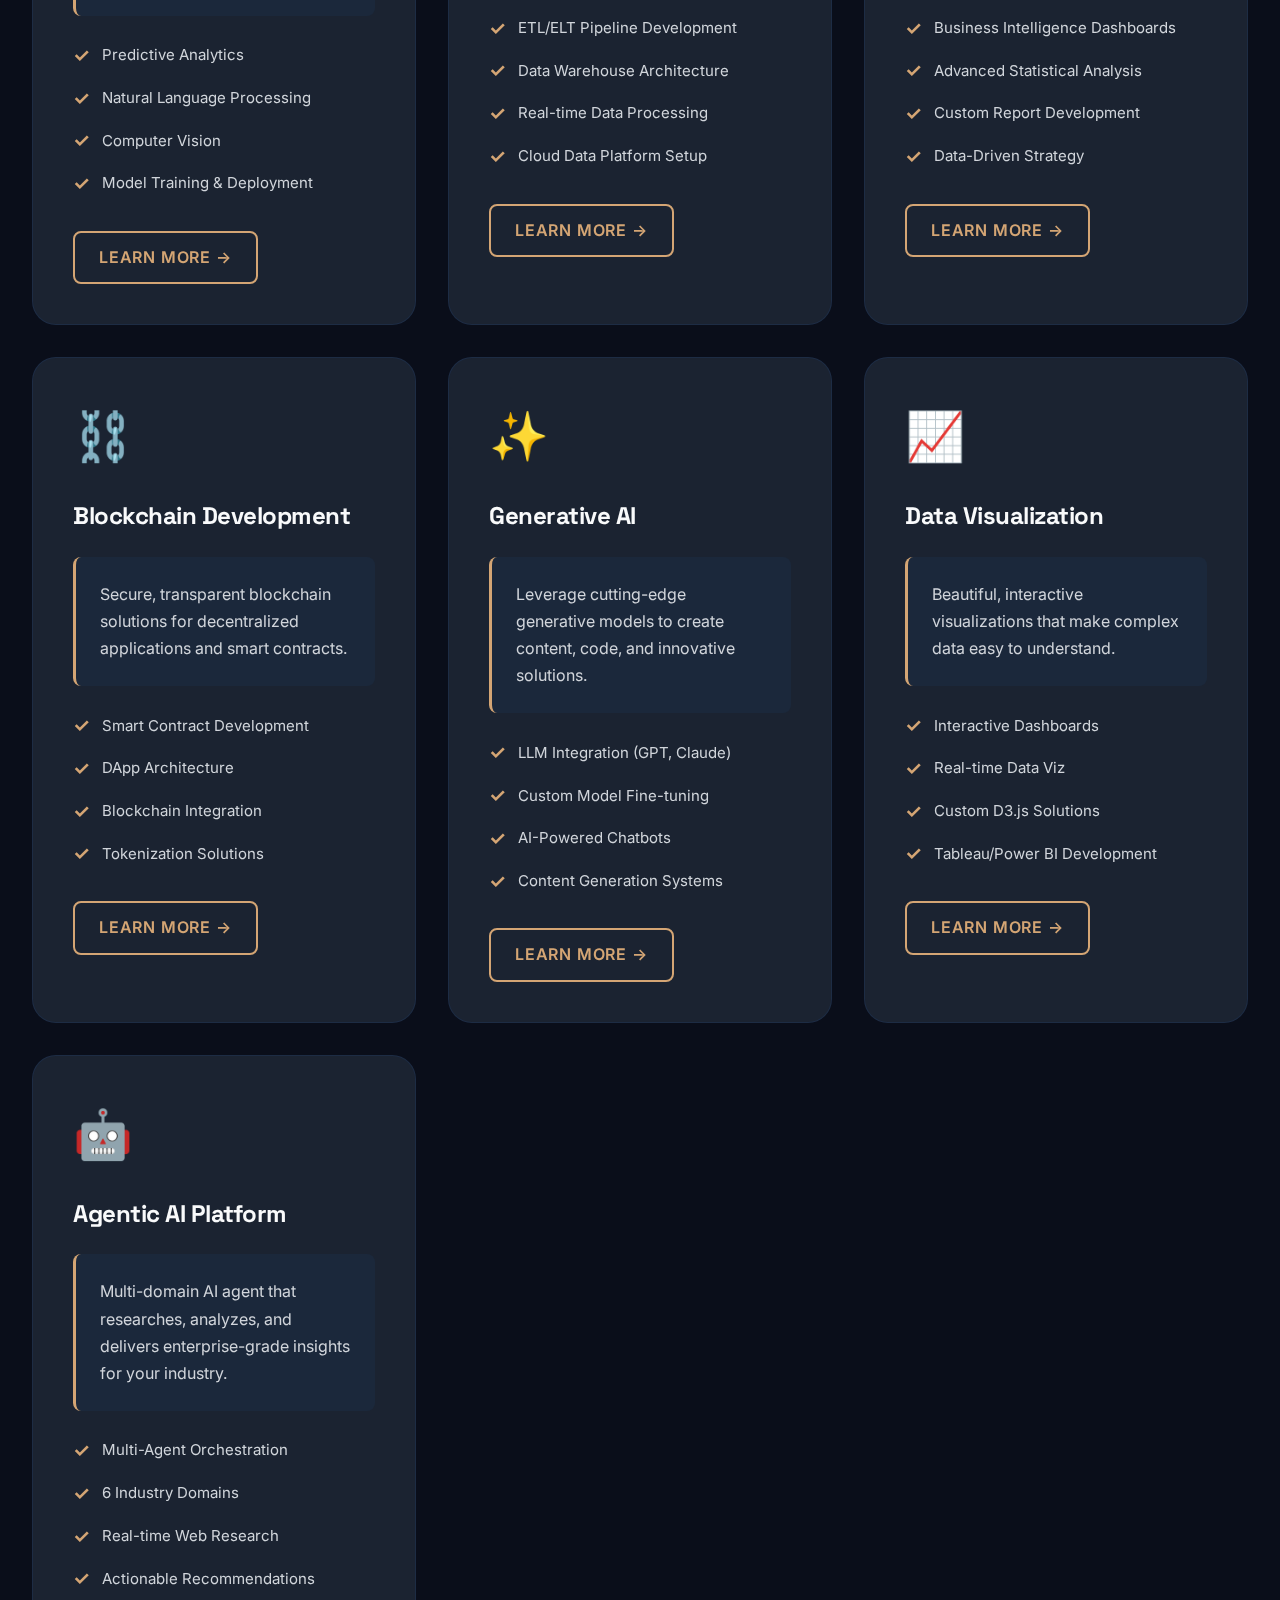
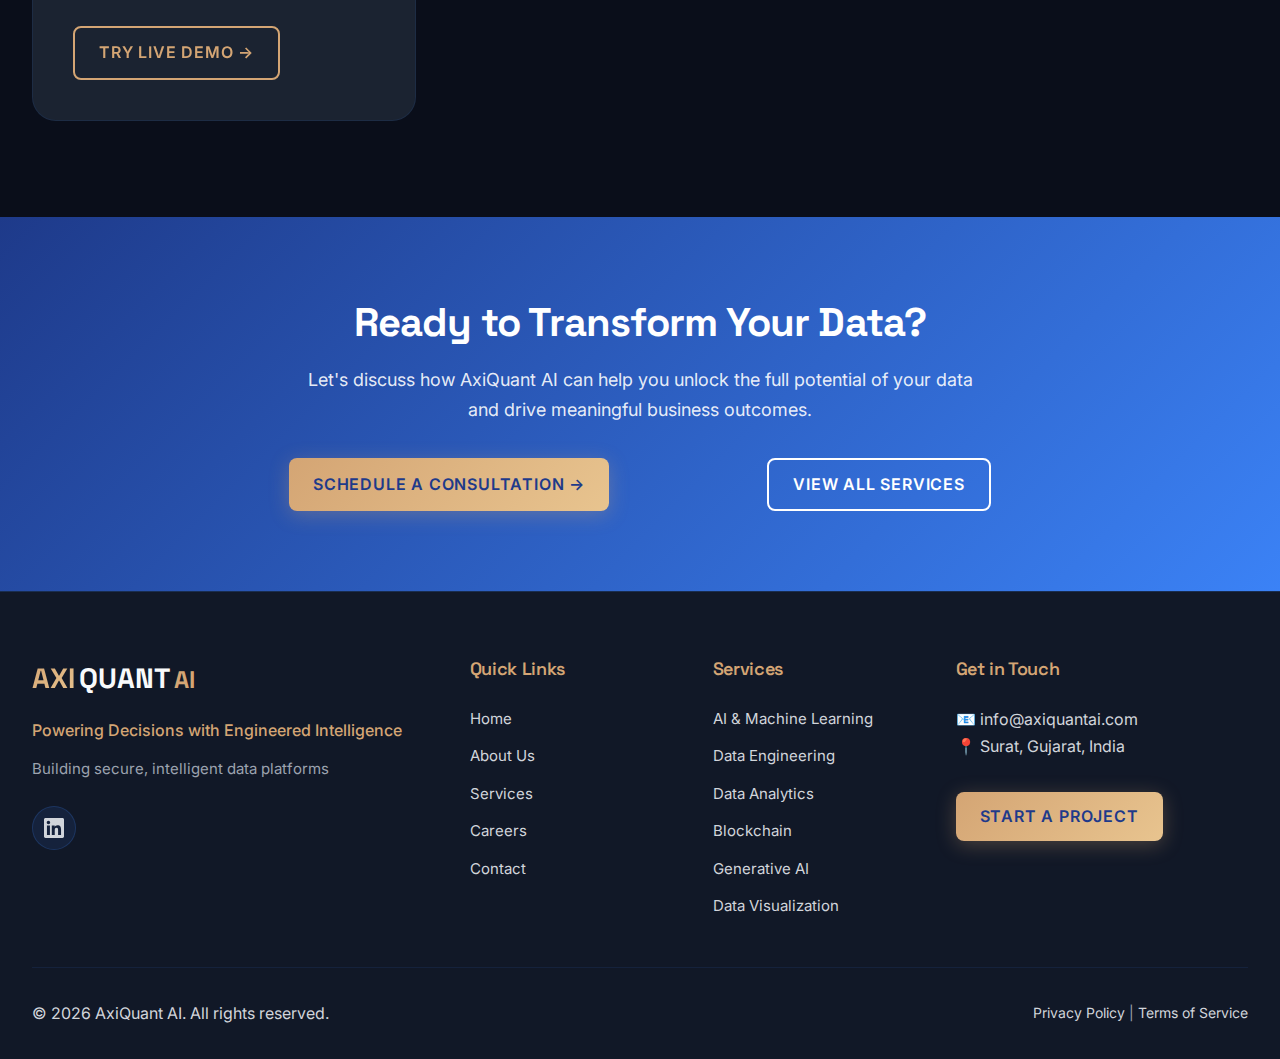
<file: index_old.html>
<!DOCTYPE html>
<html lang="en">
<head>
    <meta charset="UTF-8">
    <meta name="google-site-verification" content="FJ6nle0rEKZsMMIIgZ2yoRIwN4s8MUvWF679lnG_hWg" />
    <meta name="msvalidate.01" content="D930062206DD22705EF02B1B350733DF" />
    <meta name="viewport" content="width=device-width, initial-scale=1.0">
    <meta name="description" content="AxiQuant AI builds secure, intelligent data platforms at the intersection of AI, data engineering, and blockchain technology.">
    <meta name="keywords" content="AI, Machine Learning, Data Engineering, Blockchain, Generative AI, Data Analytics, India">
    <title>AxiQuant AI - Powering Decisions with Engineered Intelligence</title>
    <!-- Favicon -->
    <link rel="icon" type="image/x-icon" href="favicon.ico">
    <link rel="icon" type="image/png" sizes="16x16" href="favicon-16x16.png">
    <link rel="icon" type="image/png" sizes="32x32" href="favicon-32x32.png">
    <link rel="apple-touch-icon" sizes="180x180" href="apple-touch-icon.png">
    <link rel="icon" type="image/png" sizes="192x192" href="android-chrome-192x192.png">
    <link rel="icon" type="image/png" sizes="512x512" href="android-chrome-512x512.png">
    <meta name="theme-color" content="#0a0e1a">
    <meta name="title" content="AxiQuant AI - AI & Data Engineering Solutions">
    <meta name="description" content="AxiQuant AI provides AI/ML, Data Engineering, Blockchain, and Generative AI solutions. Transform your business with intelligent data platforms. Based in Surat, India.">
    <meta name="keywords" content="AI company India, Machine Learning services, Data Engineering Surat, AI consulting, Blockchain development, Generative AI, Data Analytics, ML solutions">
    <meta name="author" content="AxiQuant AI">
    <meta name="robots" content="index, follow">
    <link rel="canonical" href="https://axiquantai.com/">
    
    <!-- Open Graph / Facebook -->
    <meta property="og:type" content="website">
    <meta property="og:url" content="https://axiquantai.com/">
    <meta property="og:title" content="AxiQuant AI - Powering Decisions with Engineered Intelligence">
    <meta property="og:description" content="AI, Machine Learning, and Data Engineering solutions that transform businesses. Expert team in Surat, India.">
    <meta property="og:image" content="https://axiquantai.com/logo.png">
    
    <!-- Twitter -->
    <meta property="twitter:card" content="summary_large_image">
    <meta property="twitter:url" content="https://axiquantai.com/">
    <meta property="twitter:title" content="AxiQuant AI - AI & Data Engineering Solutions">
    <meta property="twitter:description" content="Transform your business with AI/ML, Data Engineering, and Blockchain solutions.">
    <meta property="twitter:image" content="https://axiquantai.com/logo.png">
    
    <!-- Fonts -->
    <link rel="preconnect" href="https://fonts.googleapis.com">
    <link rel="preconnect" href="https://fonts.gstatic.com" crossorigin>
    <link href="https://fonts.googleapis.com/css2?family=Inter:wght@300;400;500;600;700;800&family=Space+Grotesk:wght@500;700&display=swap" rel="stylesheet">
    
    <!-- Styles -->
    <link rel="stylesheet" href="css/style.css">
    <link rel="stylesheet" href="css/pages.css">
</head>

<body>
    <a href="#main-content" class="skip-link">Skip to main content</a>
    <a href="#main-content" class="skip-link">Skip to main content</a>
    <!-- Header -->
    <header role="banner">
        <nav class="navbar container" role="navigation" aria-label="Main navigation">
            <a href="index.html" class="logo">
                <img src="logo.png" alt="AxiQuant AI - AI and Data Engineering Company Logo" class="logo-image">
            </a>
            
            <ul class="nav-menu" role="menubar">
                <li role="none"><a href="index.html" class="nav-link" role="menuitem" aria-current="page">Home</a></li>
                <li role="none"><a href="about.html" class="nav-link" role="menuitem">About</a></li>
                <li role="none"><a href="services.html" class="nav-link" role="menuitem">Services</a></li>
                <li role="none"><a href="careers.html" class="nav-link" role="menuitem">Careers</a></li>
                <li role="none"><a href="ai-agent.html" target="_blank" class="nav-link btn-ai" role="menuitem">🤖 Try Our AI Agent</a></li>
                <li role="none"><a href="contact.html" class="nav-link btn-nav" role="menuitem">Get Started</a></li>                
            </ul>

            <!-- Theme Switcher -->
            <div class="theme-switcher-header">
                <button class="theme-btn" id="theme-toggle" aria-label="Change theme" title="Change theme">
                    <span class="theme-icon">🎨</span>
                </button>
                <div class="theme-dropdown" id="theme-dropdown">
                    <button class="theme-option" data-theme="dark"><span class="dot dark"></span>Dark</button>
                    <button class="theme-option" data-theme="light"><span class="dot light"></span>Light</button>
                    <button class="theme-option" data-theme="ocean"><span class="dot ocean"></span>Ocean</button>
                    <button class="theme-option" data-theme="warm"><span class="dot warm"></span>Warm</button>
                    <button class="theme-option" data-theme="midnight"><span class="dot midnight"></span>Midnight</button>
                </div>
            </div>
            
            <button class="mobile-menu-btn" 
            aria-label="Open navigation menu"
            aria-expanded="false"
            aria-controls="mobile-menu">
                <span aria-hidden="true"></span>
                <span aria-hidden="true"></span>
                <span aria-hidden="true"></span>
            </button>
        </nav>
        
        <div class="mobile-menu" id="mobile-menu" aria-hidden="true">
            <ul class="mobile-nav-menu" role="menu">
                <li role="none"><a href="index.html" class="mobile-nav-link" role="menuitem">Home</a></li>
                <li role="none"><a href="about.html" class="mobile-nav-link" role="menuitem">About</a></li>
                <li role="none"><a href="services.html" class="mobile-nav-link" role="menuitem">Services</a></li>
                <li role="none"><a href="careers.html" class="mobile-nav-link" role="menuitem">Careers</a></li>
                <li role="none"><a href="ai-agent.html" target="_blank" class="mobile-nav-link" role="menuitem">🤖 Try Our AI Agent</a></li>
                <li role="none"><a href="contact.html" class="mobile-nav-link btn-primary" role="menuitem">Get Started</a></li> 
            </ul>
        </div>
    </header>

<main id="main-content" role="main">
    <!-- Hero Section -->
    <section class="hero" aria-labelledby="hero-heading">
        <div class="container">
            <!-- Main Hero Content -->
            <div class="hero-grid">
                <!-- Left: Text Content -->
                <div class="hero-text">
                    <h1 class="hero-title">
                        Powering Decisions with
                        <span class="text-gradient">Engineered Intelligence</span>
                    </h1>
                    <p class="hero-subtitle">
                        AxiQuant AI builds secure, intelligent data platforms at the intersection of AI, 
                        data engineering, and blockchain technology. We help global organizations unlock 
                        trusted insights, automate decision-making, and scale with confidence.
                    </p>
                    <div class="hero-cta">
                        <a href="services.html" class="btn btn-primary">
                            Explore Our Services
                            <span>→</span>
                        </a>
                        <a href="contact.html" class="btn btn-outline">Get Started</a>
                    </div>
                </div>

                <!-- Right: Animation -->
                <div class="hero-animation">
                    <div class="animation-wrapper">
                        <!-- Animated Bars -->
                        <div class="data-bars">
                            <div class="bar bar-1"></div>
                            <div class="bar bar-2"></div>
                            <div class="bar bar-3"></div>
                            <div class="bar bar-4"></div>
                            <div class="bar bar-5"></div>
                        </div>
                        
                        <!-- Center Icon -->
                        <div class="center-icon">
                            <span class="pulse-icon">🤖</span>
                        </div>
                        
                        <!-- Floating Icons -->
                        <div class="float-icon icon-1">📊</div>
                        <div class="float-icon icon-2">⛓️</div>
                        <div class="float-icon icon-3">✨</div>
                    </div>
                </div>
            </div>

            <!-- Stats Section - BELOW, CENTERED, FULL WIDTH -->
            <div class="hero-stats-section">
                <div class="stats-row">
                    <div class="stat-box">
                        <div class="stat-number">25+</div>
                        <div class="stat-text">Projects Delivered</div>
                    </div>
                    <div class="stat-box">
                        <div class="stat-number">98%</div>
                        <div class="stat-text">Client Satisfaction</div>
                    </div>
                    <div class="stat-box">
                        <div class="stat-number">24/7</div>
                        <div class="stat-text">Support</div>
                    </div>
                    <div class="stat-box">
                        <div class="stat-number">5+</div>
                        <div class="stat-text">Years Experience</div>
                    </div>
                </div>
                
                <div class="stats-row">
                    <div class="stat-box">
                        <div class="stat-number">1500k</div>
                        <div class="stat-text">Data Points</div>
                    </div>
                    <div class="stat-box">
                        <div class="stat-number">250+</div>
                        <div class="stat-text">Reports Created</div>
                    </div>
                    <div class="stat-box">
                        <div class="stat-number">10</div>
                        <div class="stat-text">Team Members</div>
                    </div>
                </div>
            </div>
        </div>
    </section>

    <!-- Services Section -->
    <section class="section">
        <div class="container">
            <div class="text-center mb-2">
                <h2>Our <span class="text-gradient">Services</span></h2>
                <p class="text-secondary">
                    Comprehensive solutions powered by cutting-edge technology and domain expertise
                </p>
            </div>

            <div class="services-grid">
                <div class="service-card card">
                    <div class="service-icon">🤖</div>
                    <h3 class="service-title">AI & Machine Learning</h3>
                    <p class="service-description">
                        Custom AI solutions that transform your business with intelligent automation and predictive analytics.
                    </p>
                    <ul class="service-features">
                        <li>Predictive Analytics</li>
                        <li>Natural Language Processing</li>
                        <li>Computer Vision</li>
                        <li>Model Training & Deployment</li>
                    </ul>
                    <a href="services.html" class="btn btn-secondary">Learn More →</a>
                </div>

                <div class="service-card card">
                    <div class="service-icon">🔧</div>
                    <h3 class="service-title">Data Engineering</h3>
                    <p class="service-description">
                        Build scalable, reliable data pipelines that power your analytics and ML workflows.
                    </p>
                    <ul class="service-features">
                        <li>ETL/ELT Pipeline Development</li>
                        <li>Data Warehouse Architecture</li>
                        <li>Real-time Data Processing</li>
                        <li>Cloud Data Platform Setup</li>
                    </ul>
                    <a href="services.html" class="btn btn-secondary">Learn More →</a>
                </div>

                <div class="service-card card">
                    <div class="service-icon">📊</div>
                    <h3 class="service-title">Data Analytics</h3>
                    <p class="service-description">
                        Turn raw data into actionable insights with advanced analytics and visualization.
                    </p>
                    <ul class="service-features">
                        <li>Business Intelligence Dashboards</li>
                        <li>Advanced Statistical Analysis</li>
                        <li>Custom Report Development</li>
                        <li>Data-Driven Strategy</li>
                    </ul>
                    <a href="services.html" class="btn btn-secondary">Learn More →</a>
                </div>

                <div class="service-card card">
                    <div class="service-icon">⛓️</div>
                    <h3 class="service-title">Blockchain Development</h3>
                    <p class="service-description">
                        Secure, transparent blockchain solutions for decentralized applications and smart contracts.
                    </p>
                    <ul class="service-features">
                        <li>Smart Contract Development</li>
                        <li>DApp Architecture</li>
                        <li>Blockchain Integration</li>
                        <li>Tokenization Solutions</li>
                    </ul>
                    <a href="services.html" class="btn btn-secondary">Learn More →</a>
                </div>

                <div class="service-card card">
                    <div class="service-icon">✨</div>
                    <h3 class="service-title">Generative AI</h3>
                    <p class="service-description">
                        Leverage cutting-edge generative models to create content, code, and innovative solutions.
                    </p>
                    <ul class="service-features">
                        <li>LLM Integration (GPT, Claude)</li>
                        <li>Custom Model Fine-tuning</li>
                        <li>AI-Powered Chatbots</li>
                        <li>Content Generation Systems</li>
                    </ul>
                    <a href="services.html" class="btn btn-secondary">Learn More →</a>
                </div>

                <div class="service-card card">
                    <div class="service-icon">📈</div>
                    <h3 class="service-title">Data Visualization</h3>
                    <p class="service-description">
                        Beautiful, interactive visualizations that make complex data easy to understand.
                    </p>
                    <ul class="service-features">
                        <li>Interactive Dashboards</li>
                        <li>Real-time Data Viz</li>
                        <li>Custom D3.js Solutions</li>
                        <li>Tableau/Power BI Development</li>
                    </ul>
                    <a href="services.html" class="btn btn-secondary">Learn More →</a>
                </div>
                
                <div class="service-card card">
                    <div class="service-icon">🤖</div>
                    <h3 class="service-title">Agentic AI Platform</h3>
                    <p class="service-description">
                        Multi-domain AI agent that researches, analyzes, and delivers enterprise-grade insights for your industry.
                    </p>
                    <ul class="service-features">
                        <li>Multi-Agent Orchestration</li>
                        <li>6 Industry Domains</li>
                        <li>Real-time Web Research</li>
                        <li>Actionable Recommendations</li>
                    </ul>
                    <a href="ai-agent.html" target="_blank" class="btn btn-secondary">Try Live Demo →</a>
                </div>
            </div>
        </div>
    </section>

    <!-- CTA Section -->
    <section class="section" style="background: linear-gradient(135deg, var(--primary-navy) 0%, var(--accent-blue) 100%); text-align: center;">
        <div class="container">
            <h2 style="color: white; margin-bottom: 1rem;">Ready to Transform Your Data?</h2>
            <p style="color: rgba(255,255,255,0.9); font-size: 1.25rem; margin-bottom: 2rem; max-width: 700px; margin-left: auto; margin-right: auto;">
                Let's discuss how AxiQuant AI can help you unlock the full potential of your data and drive meaningful business outcomes.
            </p>
            <div style="display: flex; gap: 1.5rem; justify-content: center; flex-wrap: wrap;">
                <a href="contact.html" class="btn btn-primary">Schedule a Consultation →</a>
                <a href="services.html" class="btn btn-outline" style="color: white; border-color: white;">View All Services</a>
            </div>
        </div>
    </section>
</main>
<footer role="contentinfo">
    <div class="container">
        <div class="footer-grid">
            <!-- Company Info -->
            <div>
                <div class="logo mb-1" aria-label="AxiQuant AI">
                    <span class="text-gradient">AXI</span>QUANT
                    <span class="logo-ai">AI</span>
                </div>
                <p style="color: var(--primary-gold); margin-bottom: 0.75rem; font-weight: 500;">
                    Powering Decisions with Engineered Intelligence
                </p>
                <p style="color: var(--text-tertiary); font-size: 0.9375rem; margin-bottom: 1.5rem;">
                    Building secure, intelligent data platforms
                </p>
                
                <!-- Social Media Links -->
                <nav aria-label="Social media links">
                    <nav aria-label="Social media links">
            <div class="social-links">
                        <a href="https://www.linkedin.com/company/axiquant-ai" target="_blank" rel="noopener noreferrer" class="social-link" aria-label="LinkedIn">
                    <svg viewBox="0 0 24 24" fill="currentColor" aria-hidden="true">
                        <path d="M20.447 20.452h-3.554v-5.569c0-1.328-.027-3.037-1.852-3.037-1.853 0-2.136 1.445-2.136 2.939v5.667H9.351V9h3.414v1.561h.046c.477-.9 1.637-1.85 3.37-1.85 3.601 0 4.267 2.37 4.267 5.455v6.286zM5.337 7.433c-1.144 0-2.063-.926-2.063-2.065 0-1.138.92-2.063 2.063-2.063 1.14 0 2.064.925 2.064 2.063 0 1.139-.925 2.065-2.064 2.065zm1.782 13.019H3.555V9h3.564v11.452zM22.225 0H1.771C.792 0 0 .774 0 1.729v20.542C0 23.227.792 24 1.771 24h20.451C23.2 24 24 23.227 24 22.271V1.729C24 .774 23.2 0 22.222 0h.003z"/>
                    </svg>
                </a>
                    </div>
                </nav>
            </div>
            
            <!-- Quick Links -->
            <nav aria-label="Quick links">
                <h4 class="footer-title">Quick Links</h4>
                <ul class="footer-links">
                    <li><a href="index.html">Home</a></li>
                    <li><a href="about.html">About Us</a></li>
                    <li><a href="services.html">Services</a></li>
                    <li><a href="careers.html">Careers</a></li>
                    <li><a href="contact.html">Contact</a></li>
                </ul>
            </nav>
            
            <!-- Services Links -->
            <nav aria-label="Our services">
                <h4 class="footer-title">Services</h4>
                <ul class="footer-links">
                    <li><a href="services.html">AI & Machine Learning</a></li>
                    <li><a href="services.html">Data Engineering</a></li>
                    <li><a href="services.html">Data Analytics</a></li>
                    <li><a href="services.html">Blockchain</a></li>
                    <li><a href="services.html">Generative AI</a></li>
                    <li><a href="services.html">Data Visualization</a></li>
                </ul>
            </nav>
            
            <!-- Contact Info -->
            <div>
                <h4 class="footer-title">Get in Touch</h4>
                <address style="font-style: normal;">
                    <p style="color: var(--text-secondary); margin-bottom: 1rem;">
                        <span aria-label="Email">📧</span> 
                        <a href="mailto:info@axiquantai.com">info@axiquantai.com</a><br>
                        <span aria-label="Location">📍</span> Surat, Gujarat, India
                    </p>
                </address>
                <a href="contact.html" class="btn btn-primary mt-1">Start a Project</a>
            </div>
        </div>
        
        <!-- Copyright -->
        <div class="footer-bottom">
            <p>&copy; 2026 AxiQuant AI. All rights reserved.</p>
            <nav aria-label="Legal links">
                <a href="/privacy-policy.html">Privacy Policy</a> | 
                <a href="/terms-of-service.html">Terms of Service</a>
            </nav>
        </div>
    </div>
</footer>
    <!-- EmailJS -->
    <script data-cfasync="false" src="https://cdn.emailjs.com/sdk-3.5.0.min.js"></script>
    <script src="js/main.js"></script>
</body>
</html>
</file>
<file: css/style.css>
/* ========================================
   AxiQuant AI - Main Stylesheet
   Dark Theme with Navy Blue & Gold
   ======================================== */

:root {
  /* Brand Colors */
  --primary-navy: #1e3a8a;
  --primary-gold: #d4a574;
  --accent-blue: #3b82f6;
  
  /* Dark Theme */
  --bg-primary: #0a0e1a;
  --bg-secondary: #111827;
  --bg-tertiary: #1f2937;
  --bg-card: rgba(31, 41, 55, 0.8);
  
  /* Text */
  --text-primary: #f9fafb;
  --text-secondary: #d1d5db;
  --text-tertiary: #9ca3af;
  
  /* Effects */
  --glow-gold: rgba(212, 165, 116, 0.3);
  --glow-blue: rgba(59, 130, 246, 0.3);
  
  /* Spacing */
  --spacing-xs: 0.5rem;
  --spacing-sm: 1rem;
  --spacing-md: 2rem;
  --spacing-lg: 4rem;
  --spacing-xl: 6rem;
  
  /* Radius */
  --radius-sm: 0.5rem;
  --radius-md: 1rem;
  --radius-lg: 1.5rem;
  
  /* Transitions */
  --transition: 0.3s ease;
}

/* ========================================
   Reset & Base
   ======================================== */

* {
  margin: 0;
  padding: 0;
  box-sizing: border-box;
}

html {
  scroll-behavior: smooth;
  font-size: 16px;
}

body {
  font-family: 'Inter', -apple-system, BlinkMacSystemFont, 'Segoe UI', sans-serif;
  background: var(--bg-primary);
  color: var(--text-primary);
  line-height: 1.6;
  overflow-x: hidden;
  -webkit-font-smoothing: antialiased;
}

/* Animated Background */
body::before {
  content: '';
  position: fixed;
  top: 0;
  left: 0;
  width: 100%;
  height: 100%;
  background: 
    radial-gradient(circle at 20% 30%, rgba(30, 58, 138, 0.1) 0%, transparent 50%),
    radial-gradient(circle at 80% 70%, rgba(59, 130, 246, 0.1) 0%, transparent 50%);
  z-index: -1;
  animation: float 20s ease-in-out infinite;
}

@keyframes float {
  0%, 100% { transform: translateY(0); }
  50% { transform: translateY(-20px); }
}

/* ========================================
   Typography
   ======================================== */

h1, h2, h3, h4, h5, h6 {
  font-family: 'Space Grotesk', 'Inter', sans-serif;
  font-weight: 700;
  line-height: 1.2;
  letter-spacing: -0.02em;
}

h1 { font-size: clamp(2.5rem, 5vw, 4rem); }
h2 { font-size: clamp(2rem, 4vw, 3rem); }
h3 { font-size: clamp(1.5rem, 3vw, 2rem); }
h4 { font-size: clamp(1.25rem, 2vw, 1.5rem); }

p {
  color: var(--text-secondary);
  font-size: 1.125rem;
  line-height: 1.7;
}

a {
  color: var(--primary-gold);
  text-decoration: none;
  transition: var(--transition);
}

a:hover {
  color: #e8c48f;
}

.text-gradient {
  background: linear-gradient(135deg, var(--primary-gold) 0%, #e8c48f 100%);
  -webkit-background-clip: text;
  -webkit-text-fill-color: transparent;
  background-clip: text;
}

/* ========================================
   Layout
   ======================================== */

.container {
  max-width: 1280px;
  margin: 0 auto;
  padding: 0 var(--spacing-md);
}

.section {
  padding: var(--spacing-xl) 0;
  position: relative;
}

/* ========================================
   Header & Navigation
   ======================================== */

header {
  position: fixed;
  top: 0;
  left: 0;
  width: 100%;
  z-index: 1000;
  background: rgba(10, 14, 26, 0.7);
  backdrop-filter: blur(10px);
  border-bottom: 1px solid transparent;
  transition: var(--transition);
}

header.scrolled {
  background: rgba(10, 14, 26, 0.95);
  border-bottom-color: rgba(59, 130, 246, 0.2);
  box-shadow: 0 4px 30px rgba(0, 0, 0, 0.3);
}

.navbar {
  display: flex;
  align-items: center;
  justify-content: space-between;
  padding: 1.25rem 2rem;
  height: 80px;
}

.logo {
  font-family: 'Space Grotesk', sans-serif;
  font-size: 1.75rem;
  font-weight: 700;
  color: var(--text-primary);
  display: flex;
  align-items: baseline;
  gap: 0.25rem;
}

.logo-ai {
  color: var(--primary-gold);
  font-size: 1.5rem;
  font-weight: 800;
}

.nav-menu {
  display: flex;
  align-items: center;
  gap: 2.5rem;
  list-style: none;
}

.nav-link {
  color: var(--text-secondary);
  font-weight: 500;
  font-size: 0.9375rem;
  padding: 0.5rem 0;
  position: relative;
}

.nav-link::after {
  content: '';
  position: absolute;
  bottom: 0;
  left: 0;
  width: 0;
  height: 2px;
  background: var(--primary-gold);
  transition: var(--transition);
}

.nav-link:hover::after,
.nav-link.active::after {
  width: 100%;
}

.nav-link:hover,
.nav-link.active {
  color: var(--primary-gold);
}

.btn-nav {
  padding: 0.75rem 1.75rem;
  background: linear-gradient(135deg, var(--primary-gold) 0%, #e8c48f 100%);
  color: var(--bg-primary);
  border-radius: var(--radius-sm);
  font-weight: 600;
  box-shadow: 0 4px 15px var(--glow-gold);
}

.btn-nav::after {
  display: none;
}

.btn-nav:hover {
  transform: translateY(-2px);
  box-shadow: 0 6px 25px var(--glow-gold);
  color: var(--bg-primary);
}

/* Mobile Menu */
.mobile-menu-btn {
  display: none;
  flex-direction: column;
  gap: 0.375rem;
  background: none;
  border: none;
  cursor: pointer;
  padding: 0.5rem;
}

.mobile-menu-btn span {
  display: block;
  width: 28px;
  height: 3px;
  background: var(--primary-gold);
  border-radius: 3px;
  transition: var(--transition);
}

.mobile-menu-btn.active span:nth-child(1) {
  transform: rotate(45deg) translate(8px, 8px);
}

.mobile-menu-btn.active span:nth-child(2) {
  opacity: 0;
}

.mobile-menu-btn.active span:nth-child(3) {
  transform: rotate(-45deg) translate(7px, -7px);
}

.mobile-menu {
  position: fixed;
  top: 80px;
  left: 0;
  width: 100%;
  height: calc(100vh - 80px);
  background: rgba(10, 14, 26, 0.98);
  backdrop-filter: blur(20px);
  transform: translateX(-100%);
  transition: var(--transition);
  padding: 2rem;
}

.mobile-menu.open {
  transform: translateX(0);
}

.mobile-nav-menu {
  list-style: none;
  display: flex;
  flex-direction: column;
  gap: 1.5rem;
}

.mobile-nav-link {
  display: block;
  color: var(--text-secondary);
  font-size: 1.25rem;
  font-weight: 500;
  padding: 1rem;
  border-radius: var(--radius-sm);
  transition: var(--transition);
}

.mobile-nav-link:hover,
.mobile-nav-link.active {
  color: var(--primary-gold);
  background: rgba(212, 165, 116, 0.1);
}

/* ========================================
   Buttons
   ======================================== */

.btn {
  display: inline-flex;
  align-items: center;
  gap: 0.5rem;
  padding: 0.875rem 2rem;
  font-size: 1rem;
  font-weight: 600;
  border-radius: var(--radius-sm);
  border: none;
  cursor: pointer;
  transition: var(--transition);
  text-transform: uppercase;
  letter-spacing: 0.05em;
}

.btn-primary {
  background: linear-gradient(135deg, var(--primary-gold) 0%, #e8c48f 100%);
  color: var(--bg-primary);
  box-shadow: 0 4px 20px var(--glow-gold);
}

.btn-primary:hover {
  transform: translateY(-2px);
  box-shadow: 0 8px 30px var(--glow-gold);
}

.btn-secondary {
  background: transparent;
  color: var(--primary-gold);
  border: 2px solid var(--primary-gold);
}

.btn-secondary:hover {
  background: var(--primary-gold);
  color: var(--bg-primary);
}

.btn-outline {
  background: transparent;
  border: 2px solid var(--primary-navy);
  color: var(--text-primary);
}

.btn-outline:hover {
  background: var(--primary-navy);
  border-color: var(--accent-blue);
}

/* ========================================
   Cards
   ======================================== */

.card {
  background: var(--bg-card);
  backdrop-filter: blur(10px);
  border-radius: var(--radius-lg);
  padding: var(--spacing-md);
  border: 1px solid rgba(59, 130, 246, 0.1);
  transition: var(--transition);
}

.card:hover {
  transform: translateY(-8px);
  border-color: var(--primary-gold);
  box-shadow: 0 20px 40px rgba(0, 0, 0, 0.3);
}

/* ========================================
   Grid
   ======================================== */

.grid {
  display: grid;
  gap: var(--spacing-md);
}

.grid-2 { grid-template-columns: repeat(auto-fit, minmax(300px, 1fr)); }
.grid-3 { grid-template-columns: repeat(auto-fit, minmax(250px, 1fr)); }
.grid-4 { grid-template-columns: repeat(auto-fit, minmax(200px, 1fr)); }

/* ========================================
   Footer
   ======================================== */

footer {
  background: var(--bg-secondary);
  border-top: 1px solid rgba(59, 130, 246, 0.2);
  padding: 4rem 0 2rem;
}

.footer-grid {
  display: grid;
  grid-template-columns: 2fr 1fr 1fr 1.5fr;
  gap: 3rem;
  margin-bottom: 3rem;
}

.footer-title {
  color: var(--primary-gold);
  font-size: 1.125rem;
  margin-bottom: 1.5rem;
  font-weight: 600;
}

.footer-links {
  list-style: none;
  display: flex;
  flex-direction: column;
  gap: 0.75rem;
}

.footer-links a {
  color: var(--text-secondary);
  font-size: 0.9375rem;
  transition: var(--transition);
}

.footer-links a:hover {
  color: var(--primary-gold);
  padding-left: 0.5rem;
}

.footer-bottom {
  display: flex;
  justify-content: space-between;
  align-items: center;
  padding-top: 2rem;
  border-top: 1px solid rgba(59, 130, 246, 0.1);
  color: var(--text-tertiary);
  font-size: 0.875rem;
}

/* ========================================
   Animations
   ======================================== */

@keyframes fadeInUp {
  from {
    opacity: 0;
    transform: translateY(30px);
  }
  to {
    opacity: 1;
    transform: translateY(0);
  }
}

@keyframes fadeIn {
  from { opacity: 0; }
  to { opacity: 1; }
}

.fade-in {
  animation: fadeIn 1s ease-out;
}

.fade-in-up {
  animation: fadeInUp 0.8s ease-out;
}

/* ========================================
   Scrollbar
   ======================================== */

::-webkit-scrollbar {
  width: 10px;
}

::-webkit-scrollbar-track {
  background: var(--bg-secondary);
}

::-webkit-scrollbar-thumb {
  background: var(--primary-navy);
  border-radius: 5px;
}

::-webkit-scrollbar-thumb:hover {
  background: var(--accent-blue);
}

/* ========================================
   Responsive
   ======================================== */

@media (max-width: 1024px) {
  .footer-grid {
    grid-template-columns: 1fr 1fr;
  }
}

@media (max-width: 768px) {
  :root {
    --spacing-lg: 3rem;
    --spacing-xl: 4rem;
  }
  
  .nav-menu {
    display: none;
  }
  
  .mobile-menu-btn {
    display: flex;
  }
  
  .section {
    padding: var(--spacing-lg) 0;
  }
  
  .grid-2,
  .grid-3,
  .grid-4 {
    grid-template-columns: 1fr;
  }
  
  .footer-grid {
    grid-template-columns: 1fr;
  }
  
  .footer-bottom {
    flex-direction: column;
    gap: 1rem;
    text-align: center;
  }
}

/* ========================================
   Utility Classes
   ======================================== */

.text-center { text-align: center; }
.text-primary { color: var(--text-primary); }
.text-secondary { color: var(--text-secondary); }
.mt-1 { margin-top: 1rem; }
.mt-2 { margin-top: 2rem; }
.mb-1 { margin-bottom: 1rem; }
.mb-2 { margin-bottom: 2rem; }
.logo-image {
  height: 50px;
  width: auto;
  display: block;
  filter: brightness(1.1);
  transition: var(--transition);
}

.logo-image:hover {
  filter: brightness(1.3);
  transform: scale(1.05);
}

@media (max-width: 768px) {
  .logo-image {
    height: 40px;
  }
}
.service-description {
    margin: 1.5rem 0 2rem;
    padding: 1.5rem;
    background: rgba(59, 130, 246, 0.05);
    border-left: 3px solid var(--primary-gold);
    border-radius: 8px;
}

.service-description p {
    color: var(--text-secondary);
    line-height: 1.8;
    margin-bottom: 1rem;
}

.service-description p:last-child {
    margin-bottom: 0;
}

.service-features li strong {
    color: var(--text-primary);
    font-weight: 600;
}

.benefits-grid {
    display: grid;
    grid-template-columns: repeat(auto-fit, minmax(300px, 1fr));
    gap: 2rem;
    margin-top: 3rem;
}

.benefit-card p {
    line-height: 1.7;
    font-size: 0.9375rem;
}

.experience-section {
    padding: 2rem 0;
}

.experience-item h4 {
    font-size: 1.25rem;
    display: flex;
    align-items: center;
    gap: 0.5rem;
}

.experience-item p {
    font-size: 1rem;
}

.value-card p {
    line-height: 1.7;
    font-size: 0.9375rem;
}

@media (max-width: 768px) {
    .service-description {
        padding: 1rem;
        margin: 1rem 0 1.5rem;
    }

    .benefits-grid {
        grid-template-columns: 1fr;
        gap: 1.5rem;
    }

    .experience-item {
        margin-bottom: 2rem !important;
    }
}
/* Social Media Links Styling */
/* Add this to your css/style.css file */

.social-links {
    display: flex;
    gap: 1rem;
    margin-top: 1rem;
}

.social-link {
    display: flex;
    align-items: center;
    justify-content: center;
    width: 40px;
    height: 40px;
    border-radius: 50%;
    background: rgba(59, 130, 246, 0.1);
    color: var(--text-secondary);
    transition: all 0.3s ease;
    border: 1px solid rgba(59, 130, 246, 0.2);
}

.social-link:hover {
    background: var(--primary-gold);
    color: var(--primary-navy);
    transform: translateY(-3px);
    border-color: var(--primary-gold);
}

.social-link svg {
    width: 20px;
    height: 20px;
    min-width: 20px;
    min-height: 20px;
    flex-shrink: 0;
}

/* Mobile responsive */
@media (max-width: 768px) {
    .social-links {
        justify-content: center;
        margin-top: 1.5rem;
    }
    
    /* Fix LinkedIn icon size on mobile */
    .social-link {
        width: 44px !important;
        height: 44px !important;
        min-width: 44px !important;
        min-height: 44px !important;
    }
    
    .social-link svg {
        width: 22px !important;
        height: 22px !important;
        min-width: 22px !important;
        min-height: 22px !important;
    }
}

/* Footer bottom links spacing */
.footer-bottom-links a {
    transition: color 0.3s ease;
}

.footer-bottom-links a:hover {
    color: var(--primary-gold);
}
/* Updated Hero Section Styles with Animations */
/* Add this to your css/style.css file */

/* Hero Content Layout */
.hero {
    padding: 6rem 0 4rem;
    min-height: 100vh;
    display: flex;
    align-items: center;
}

/* Main Hero Grid - Left Text, Right Animation */
.hero-grid {
    display: grid;
    grid-template-columns: 1fr 1fr;
    gap: 4rem;
    align-items: center;
    margin-bottom: 4rem;
}

.hero-text {
    max-width: 600px;
}

.hero-title {
    font-size: 3.5rem;
    font-weight: 700;
    line-height: 1.1;
    margin-bottom: 1.5rem;
}

.hero-subtitle {
    font-size: 1.125rem;
    color: var(--text-secondary);
    line-height: 1.7;
    margin-bottom: 2rem;
}

.hero-cta {
    display: flex;
    gap: 1rem;
    flex-wrap: wrap;
}

/* ===== ANIMATION - RIGHT SIDE ===== */

.hero-animation {
    display: flex;
    justify-content: center;
    align-items: center;
    min-height: 500px;
}

.animation-wrapper {
    position: relative;
    width: 450px;
    height: 450px;
}

/* Animated Data Bars */
.data-bars {
    position: absolute;
    bottom: 80px;
    left: 50%;
    transform: translateX(-50%);
    display: flex;
    align-items: flex-end;
    gap: 20px;
    height: 280px;
}

.bar {
    width: 50px;
    background: linear-gradient(to top, #3b82f6, #d4a574);
    border-radius: 8px 8px 0 0;
    box-shadow: 0 0 30px rgba(59, 130, 246, 0.4);
    animation: barPulse 2s ease-in-out infinite;
}

.bar-1 {
    height: 140px;
    animation-delay: 0s;
}

.bar-2 {
    height: 200px;
    animation-delay: 0.2s;
}

.bar-3 {
    height: 260px;
    animation-delay: 0.4s;
}

.bar-4 {
    height: 180px;
    animation-delay: 0.6s;
}

.bar-5 {
    height: 220px;
    animation-delay: 0.8s;
}

@keyframes barPulse {
    0%, 100% {
        transform: scaleY(1);
        opacity: 0.9;
    }
    50% {
        transform: scaleY(1.15);
        opacity: 1;
    }
}

/* Center AI Icon */
.center-icon {
    position: absolute;
    top: 50%;
    left: 50%;
    transform: translate(-50%, -50%);
    z-index: 10;
}

.pulse-icon {
    display: block;
    font-size: 6rem;
    animation: iconPulse 3s ease-in-out infinite;
    filter: drop-shadow(0 0 40px rgba(59, 130, 246, 0.6));
}

@keyframes iconPulse {
    0%, 100% {
        transform: scale(1);
    }
    50% {
        transform: scale(1.1);
    }
}

/* Floating Service Icons */
.float-icon {
    position: absolute;
    font-size: 3rem;
    animation: float 6s ease-in-out infinite;
    filter: drop-shadow(0 4px 8px rgba(0, 0, 0, 0.3));
}

.icon-1 {
    top: 50px;
    right: 80px;
    animation-delay: 0s;
}

.icon-2 {
    bottom: 80px;
    left: 60px;
    animation-delay: 2s;
}

.icon-3 {
    top: 80px;
    left: 50px;
    animation-delay: 4s;
}

@keyframes float {
    0%, 100% {
        transform: translateY(0) rotate(0deg);
    }
    25% {
        transform: translateY(-20px) rotate(5deg);
    }
    50% {
        transform: translateY(-10px) rotate(-5deg);
    }
    75% {
        transform: translateY(-15px) rotate(3deg);
    }
}

/* ===== STATS SECTION - CENTERED BELOW ===== */

.hero-stats-section {
    display: flex;
    flex-direction: column;
    gap: 2rem;
    max-width: 1000px;
    margin: 0 auto;
    padding-top: 3rem;
    border-top: 1px solid rgba(59, 130, 246, 0.2);
}

.stats-row {
    display: flex;
    justify-content: center;
    gap: 3rem;
    flex-wrap: wrap;
}

.stat-box {
    text-align: center;
    min-width: 140px;
}

.stat-number {
    font-size: 2.5rem;
    font-weight: 700;
    color: var(--primary-gold);
    font-family: 'Space Grotesk', sans-serif;
    line-height: 1;
    margin-bottom: 0.5rem;
}

.stat-text {
    font-size: 0.875rem;
    color: var(--text-secondary);
    text-transform: uppercase;
    letter-spacing: 0.5px;
    font-weight: 600;
}

/* ===== RESPONSIVE ===== */

@media (max-width: 1024px) {
    .hero-grid {
        gap: 3rem;
    }
    
    .animation-wrapper {
        width: 380px;
        height: 380px;
    }
    
    .data-bars {
        height: 220px;
        gap: 15px;
    }
    
    .bar {
        width: 40px;
    }
    
    .pulse-icon {
        font-size: 5rem;
    }
    
    .float-icon {
        font-size: 2.5rem;
    }
}

@media (max-width: 768px) {
    .hero {
        padding: 4rem 0 3rem;
    }
    
    .hero-grid {
        grid-template-columns: 1fr;
        gap: 3rem;
    }
    
    .hero-animation {
        order: -1;
        min-height: 400px;
    }
    
    .animation-wrapper {
        width: 320px;
        height: 320px;
    }
    
    .data-bars {
        height: 180px;
        gap: 12px;
    }
    
    .bar {
        width: 35px;
    }
    
    .bar-1 { height: 100px; }
    .bar-2 { height: 140px; }
    .bar-3 { height: 180px; }
    .bar-4 { height: 130px; }
    .bar-5 { height: 160px; }
    
    .pulse-icon {
        font-size: 4rem;
    }
    
    .float-icon {
        font-size: 2rem;
    }
    
    .hero-title {
        font-size: 2.5rem;
    }
    
    .hero-stats-section {
        gap: 1.5rem;
    }
    
    .stats-row {
        gap: 2rem;
    }
    
    .stat-number {
        font-size: 2rem;
    }
}

@media (max-width: 480px) {
    .stats-row {
        gap: 1.5rem;
    }
    
    .stat-box {
        min-width: 100px;
    }
    
    .stat-number {
        font-size: 1.75rem;
    }
    
    .stat-text {
        font-size: 0.75rem;
    }
    
    .hero-cta {
        flex-direction: column;
    }
    
    .hero-cta .btn {
        width: 100%;
        justify-content: center;
    }
}
/* ===== ACCESSIBILITY IMPROVEMENTS CSS ===== */
/* Add this to your css/style.css file */

/* ========================================
   1. KEYBOARD NAVIGATION & FOCUS INDICATORS
   ======================================== */

/* Remove default outline, add custom focus */
*:focus {
    outline: none;
}

/* Visible focus indicator for all interactive elements */
*:focus-visible {
    outline: 3px solid var(--primary-gold);
    outline-offset: 3px;
    border-radius: 2px;
}

/* Enhanced focus for buttons */
.btn:focus-visible {
    outline: 3px solid var(--primary-gold);
    outline-offset: 4px;
    box-shadow: 0 0 0 6px rgba(212, 165, 116, 0.2);
}

/* Enhanced focus for links */
a:focus-visible {
    outline: 3px solid var(--primary-gold);
    outline-offset: 2px;
    background-color: rgba(212, 165, 116, 0.1);
    border-radius: 2px;
}

/* Enhanced focus for form inputs */
input:focus-visible,
textarea:focus-visible,
select:focus-visible {
    outline: 3px solid var(--primary-gold);
    outline-offset: 2px;
    border-color: var(--primary-gold);
    box-shadow: 0 0 0 4px rgba(212, 165, 116, 0.1);
}

/* Focus for navigation items */
.nav-link:focus-visible {
    outline: 3px solid var(--primary-gold);
    outline-offset: 2px;
    background-color: rgba(212, 165, 116, 0.1);
    border-radius: 4px;
}

/* Focus for cards */
.card:focus-within {
    box-shadow: 0 0 0 3px var(--primary-gold);
}

/* ========================================
   2. SKIP TO CONTENT LINK
   ======================================== */

.skip-link {
    position: absolute;
    top: -100px;
    left: 0;
    background: var(--primary-gold);
    color: var(--primary-navy);
    padding: 12px 24px;
    text-decoration: none;
    font-weight: 600;
    z-index: 10000;
    border-radius: 0 0 4px 0;
    transition: top 0.3s ease;
}

.skip-link:focus {
    top: 0;
    outline: 3px solid var(--primary-navy);
    outline-offset: 2px;
}

/* ========================================
   3. IMPROVED COLOR CONTRAST
   ======================================== */

/* Ensure text has sufficient contrast */
.text-secondary {
    color: #9ca3af; /* Increased contrast */
}

.text-tertiary {
    color: #b4b9c3; /* Increased contrast */
}

/* Button text contrast */
.btn-primary {
    color: var(--primary-navy);
    font-weight: 600; /* Better readability */
}

.btn-outline {
    color: #e5e7eb; /* Better contrast on dark background */
    border-color: #e5e7eb;
}

/* Link colors with better contrast */
a {
    color: #60a5fa; /* Better blue for dark backgrounds */
}

a:hover {
    color: var(--primary-gold);
}

/* Footer links */
footer a {
    color: #d1d5db; /* Better contrast */
}

footer a:hover {
    color: var(--primary-gold);
}

/* ========================================
   4. TOUCH TARGET SIZES (Minimum 44x44px)
   ======================================== */

/* Ensure all interactive elements are large enough */
.btn,
button,
.nav-link,
.mobile-nav-link,
a.card {
    min-height: 44px;
    display: inline-flex;
    align-items: center;
    justify-content: center;
    padding: 12px 24px;
}

/* Social media links */
.social-link {
    min-width: 44px;
    min-height: 44px;
}

/* Mobile menu button */
.mobile-menu-btn {
    min-width: 44px;
    min-height: 44px;
    padding: 8px;
}

/* Form controls */
input,
textarea,
select {
    min-height: 44px;
    padding: 12px 16px;
    font-size: 16px; /* Prevents zoom on iOS */
}

/* ========================================
   5. REDUCED MOTION SUPPORT
   ======================================== */

/* Respect user's motion preferences */
@media (prefers-reduced-motion: reduce) {
    *,
    *::before,
    *::after {
        animation-duration: 0.01ms !important;
        animation-iteration-count: 1 !important;
        transition-duration: 0.01ms !important;
        scroll-behavior: auto !important;
    }
    
    /* Keep some transitions for usability */
    *:focus-visible {
        transition: outline 0.15s ease;
    }
}

/* ========================================
   6. READABLE FONT SIZES
   ======================================== */

/* Minimum font sizes for readability */
body {
    font-size: 16px; /* Base size */
    line-height: 1.6; /* Better readability */
}

p {
    font-size: 1rem;
    line-height: 1.7;
    max-width: 70ch; /* Optimal reading width */
}

small,
.small-text {
    font-size: 0.875rem; /* Not too small */
}

/* Heading hierarchy with proper sizes */
h1 { font-size: 2.5rem; line-height: 1.2; }
h2 { font-size: 2rem; line-height: 1.3; }
h3 { font-size: 1.5rem; line-height: 1.4; }
h4 { font-size: 1.25rem; line-height: 1.4; }
h5 { font-size: 1.125rem; line-height: 1.5; }
h6 { font-size: 1rem; line-height: 1.5; }

/* ========================================
   7. VISIBLE LABELS & PLACEHOLDERS
   ======================================== */

/* Form labels always visible */
label {
    display: block;
    margin-bottom: 0.5rem;
    font-weight: 600;
    color: var(--text-primary);
}

/* Placeholder with sufficient contrast */
::placeholder {
    color: #9ca3af;
    opacity: 1;
}

/* Required field indicator */
.required::after {
    content: " *";
    color: #ef4444;
    font-weight: bold;
}

/* ========================================
   8. ERROR STATES & VALIDATION
   ======================================== */

/* Error state for inputs */
.input-error {
    border-color: #ef4444 !important;
    box-shadow: 0 0 0 3px rgba(239, 68, 68, 0.1);
}

.input-error:focus {
    outline-color: #ef4444;
}

/* Error message */
.error-message {
    color: #ef4444;
    font-size: 0.875rem;
    margin-top: 0.5rem;
    display: flex;
    align-items: center;
    gap: 0.5rem;
}

.error-message::before {
    content: "⚠";
    font-size: 1rem;
}

/* Success state */
.input-success {
    border-color: #10b981 !important;
    box-shadow: 0 0 0 3px rgba(16, 185, 129, 0.1);
}

.success-message {
    color: #10b981;
    font-size: 0.875rem;
    margin-top: 0.5rem;
}

/* ========================================
   9. LOADING & BUSY STATES
   ======================================== */

/* Loading state for buttons */
.btn[disabled],
.btn[aria-busy="true"] {
    opacity: 0.6;
    cursor: not-allowed;
    pointer-events: none;
}

.btn[aria-busy="true"]::after {
    content: "...";
    animation: ellipsis 1.5s infinite;
}

@keyframes ellipsis {
    0%, 20% { content: ""; }
    40% { content: "."; }
    60% { content: ".."; }
    80%, 100% { content: "..."; }
}

/* ========================================
   10. HIGH CONTRAST MODE SUPPORT
   ======================================== */

/* Windows High Contrast Mode */
@media (prefers-contrast: high) {
    * {
        border-color: currentColor !important;
    }
    
    .btn {
        border: 2px solid currentColor;
    }
    
    img {
        border: 1px solid currentColor;
    }
}

/* ========================================
   11. SCREEN READER ONLY CONTENT
   ======================================== */

/* Hide visually but keep for screen readers */
.sr-only {
    position: absolute;
    width: 1px;
    height: 1px;
    padding: 0;
    margin: -1px;
    overflow: hidden;
    clip: rect(0, 0, 0, 0);
    white-space: nowrap;
    border: 0;
}

/* Show on focus (for skip links) */
.sr-only-focusable:focus {
    position: static;
    width: auto;
    height: auto;
    overflow: visible;
    clip: auto;
    white-space: normal;
}

/* ========================================
   12. FOCUS TRAP FOR MODALS
   ======================================== */

/* When modal is open, prevent background scroll */
body.modal-open {
    overflow: hidden;
}

/* Modal backdrop */
.modal-backdrop {
    position: fixed;
    top: 0;
    left: 0;
    width: 100%;
    height: 100%;
    background: rgba(0, 0, 0, 0.75);
    z-index: 1000;
}

/* Modal focus indicator */
.modal:focus {
    outline: none;
}

.modal-close:focus-visible {
    outline: 3px solid var(--primary-gold);
    outline-offset: 2px;
}

/* ========================================
   13. PRINT STYLES
   ======================================== */

@media print {
    /* Hide non-essential elements */
    nav,
    footer,
    .btn,
    .social-links {
        display: none;
    }
    
    /* Ensure good contrast */
    * {
        color: #000 !important;
        background: #fff !important;
    }
    
    /* Show URLs for links */
    a[href]::after {
        content: " (" attr(href) ")";
        font-size: 0.8em;
    }
}

/* ========================================
   14. RESPONSIVE TEXT SCALING
   ======================================== */

/* Support browser text zoom up to 200% */
@media (min-width: 320px) {
    html {
        font-size: 16px;
    }
}

@media (min-width: 768px) {
    html {
        font-size: 16px;
    }
}

@media (min-width: 1024px) {
    html {
        font-size: 16px;
    }
}

/* ========================================
   15. TOOLTIP ACCESSIBILITY
   ======================================== */

/* Accessible tooltips */
[data-tooltip] {
    position: relative;
}

[data-tooltip]::after {
    content: attr(data-tooltip);
    position: absolute;
    bottom: 100%;
    left: 50%;
    transform: translateX(-50%) translateY(-8px);
    background: var(--primary-navy);
    color: white;
    padding: 8px 12px;
    border-radius: 4px;
    font-size: 0.875rem;
    white-space: nowrap;
    opacity: 0;
    pointer-events: none;
    transition: opacity 0.3s ease;
    z-index: 1000;
}

[data-tooltip]:hover::after,
[data-tooltip]:focus::after {
    opacity: 1;
}

/* ========================================
   16. MOBILE ACCESSIBILITY
   ======================================== */

@media (max-width: 768px) {
    /* Larger touch targets on mobile */
    .btn,
    button,
    a {
        min-height: 48px;
        padding: 14px 20px;
    }
    
    /* Prevent text zoom on input focus (iOS) */
    input,
    textarea,
    select {
        font-size: 16px;
    }
    
    /* Easier to read on small screens */
    body {
        line-height: 1.7;
    }
}
/* ========================================
   ACCESSIBILITY IMPROVEMENTS
   ======================================== */

/* Skip to Content Link */
.skip-link {
    position: absolute;
    top: -100px;
    left: 0;
    background: var(--primary-gold);
    color: var(--primary-navy);
    padding: 12px 24px;
    text-decoration: none;
    font-weight: 600;
    z-index: 10000;
    border-radius: 0 0 4px 0;
    transition: top 0.3s ease;
}

.skip-link:focus {
    top: 0;
    outline: 3px solid var(--primary-navy);
    outline-offset: 2px;
}

/* Focus Indicators */
*:focus {
    outline: none;
}

*:focus-visible {
    outline: 3px solid var(--primary-gold);
    outline-offset: 3px;
    border-radius: 2px;
}

.btn:focus-visible {
    outline: 3px solid var(--primary-gold);
    outline-offset: 4px;
    box-shadow: 0 0 0 6px rgba(212, 165, 116, 0.2);
}

a:focus-visible {
    outline: 3px solid var(--primary-gold);
    outline-offset: 2px;
    background-color: rgba(212, 165, 116, 0.1);
    border-radius: 2px;
}

input:focus-visible,
textarea:focus-visible,
select:focus-visible {
    outline: 3px solid var(--primary-gold);
    outline-offset: 2px;
    border-color: var(--primary-gold);
    box-shadow: 0 0 0 4px rgba(212, 165, 116, 0.1);
}

.nav-link:focus-visible {
    outline: 3px solid var(--primary-gold);
    outline-offset: 2px;
    background-color: rgba(212, 165, 116, 0.1);
    border-radius: 4px;
}

.card:focus-within {
    box-shadow: 0 0 0 3px var(--primary-gold);
}

/* Screen Reader Only */
.sr-only {
    position: absolute;
    width: 1px;
    height: 1px;
    padding: 0;
    margin: -1px;
    overflow: hidden;
    clip: rect(0, 0, 0, 0);
    white-space: nowrap;
    border: 0;
}

.sr-only-focusable:focus {
    position: static;
    width: auto;
    height: auto;
    overflow: visible;
    clip: auto;
    white-space: normal;
}

/* Touch Target Sizes */
.btn,
button,
.nav-link,
.mobile-nav-link {
    min-height: 44px;
    display: inline-flex;
    align-items: center;
    justify-content: center;
}

.social-link {
    min-width: 44px;
    min-height: 44px;
}

.mobile-menu-btn {
    min-width: 44px;
    min-height: 44px;
}

input,
textarea,
select {
    min-height: 44px;
    font-size: 16px;
}

/* Form Accessibility */
label {
    display: block;
    margin-bottom: 0.5rem;
    font-weight: 600;
    color: var(--text-primary);
}

.required::after {
    content: " *";
    color: #ef4444;
    font-weight: bold;
}

::placeholder {
    color: #9ca3af;
    opacity: 1;
}

.input-error {
    border-color: #ef4444 !important;
    box-shadow: 0 0 0 3px rgba(239, 68, 68, 0.1);
}

.input-error:focus {
    outline-color: #ef4444;
}

.error-message {
    color: #ef4444;
    font-size: 0.875rem;
    margin-top: 0.5rem;
    display: flex;
    align-items: center;
    gap: 0.5rem;
}

.input-success {
    border-color: #10b981 !important;
    box-shadow: 0 0 0 3px rgba(16, 185, 129, 0.1);
}

.success-message {
    color: #10b981;
    font-size: 0.875rem;
    margin-top: 0.5rem;
}

/* Loading States */
.btn[disabled],
.btn[aria-busy="true"] {
    opacity: 0.6;
    cursor: not-allowed;
    pointer-events: none;
}

/* Reduced Motion */
@media (prefers-reduced-motion: reduce) {
    *,
    *::before,
    *::after {
        animation-duration: 0.01ms !important;
        animation-iteration-count: 1 !important;
        transition-duration: 0.01ms !important;
        scroll-behavior: auto !important;
    }
    
    *:focus-visible {
        transition: outline 0.15s ease;
    }
}

/* High Contrast Mode */
@media (prefers-contrast: high) {
    * {
        border-color: currentColor !important;
    }
    
    .btn {
        border: 2px solid currentColor;
    }
}

/* Mobile Accessibility */
@media (max-width: 768px) {
    .btn,
    button,
    a {
        min-height: 48px;
        padding: 14px 20px;
    }
    
    input,
    textarea,
    select {
        font-size: 16px;
    }
}

/* Print Styles */
@media print {
    nav,
    footer,
    .btn,
    .social-links {
        display: none;
    }
    
    * {
        color: #000 !important;
        background: #fff !important;
    }
}
/* ========================================
   FIXES FOR CONTACT FORM & TEXT ALIGNMENT
   Add these to your css/style.css or css/pages.css
   ======================================== */

/* ========================================
   1. FIX: Hide error messages by default
   ======================================== */

/* Error messages should be hidden until validation fails */
.error-message {
    display: none !important; /* Hide by default */
    color: #ef4444;
    font-size: 0.875rem;
    margin-top: 0.5rem;
    align-items: center;
    gap: 0.5rem;
}

/* Only show error messages when they have content */
.error-message:not(:empty) {
    display: flex !important; /* Show only when there's an error */
}

/* Remove red border by default - only add on validation */
input,
textarea,
select {
    border: 1px solid rgba(59, 130, 246, 0.3) !important; /* Default border */
    background: rgba(31, 41, 55, 0.5);
    color: var(--text-primary);
    border-radius: 8px;
    transition: all 0.3s ease;
}

/* Red border only when .input-error class is added */
input.input-error,
textarea.input-error,
select.input-error {
    border-color: #ef4444 !important;
    box-shadow: 0 0 0 3px rgba(239, 68, 68, 0.1) !important;
}

/* Green border when .input-success class is added */
input.input-success,
textarea.input-success,
select.input-success {
    border-color: #10b981 !important;
    box-shadow: 0 0 0 3px rgba(16, 185, 129, 0.1) !important;
}

/* Focus state */
input:focus,
textarea:focus,
select:focus {
    border-color: var(--primary-gold) !important;
    outline: none;
}

/* ========================================
   2. FIX: Center align subtitles on all pages
   ======================================== */

/* Services page subtitle */
.section .text-center p,
.section .text-center .text-secondary {
    text-align: center;
    margin-left: auto;
    margin-right: auto;
    max-width: 800px;
}

/* Page hero subtitles */
.page-hero p {
    text-align: center;
    margin-left: auto;
    margin-right: auto;
    max-width: 800px;
}

/* About page subtitle */
.page-hero .container p {
    text-align: center;
}

/* Careers page subtitle */
.page-hero .fade-in {
    text-align: center;
}

/* Services page - specific fix */
.section .container .text-center.mb-2 p {
    text-align: center;
    margin: 0 auto;
}

/* ========================================
   3. FIX: Form field hint text styling
   ======================================== */

/* Style the helper text below form fields */
.form-hint,
.form-group p,
.form-group small {
    color: var(--text-tertiary);
    font-size: 0.875rem;
    margin-top: 0.25rem;
    display: block;
}

/* ========================================
   4. FIX: Contact form layout improvements
   ======================================== */

.form-group {
    margin-bottom: 1.5rem;
    position: relative;
}

.form-group label {
    display: block;
    margin-bottom: 0.5rem;
    font-weight: 600;
    color: var(--text-primary);
}

/* Make sure required asterisk is visible and red */
.required,
.form-group label .required {
    color: #ef4444;
    margin-left: 0.25rem;
}

/* ========================================
   5. ADDITIONAL: Better form styling
   ======================================== */

/* Form inputs consistent sizing */
.form-group input,
.form-group textarea,
.form-group select {
    width: 100%;
    padding: 12px 16px;
    font-size: 16px;
    min-height: 44px;
}

.form-group textarea {
    min-height: 120px;
    resize: vertical;
}

/* Placeholder text */
.form-group input::placeholder,
.form-group textarea::placeholder {
    color: #6b7280;
    opacity: 0.7;
}

/* ========================================
   6. FIX: Success/Error message styling
   ======================================== */

/* Success message (after form submission) */
.success-message,
#successMsg {
    background: rgba(16, 185, 129, 0.1);
    border: 1px solid #10b981;
    color: #10b981;
    padding: 1rem;
    border-radius: 8px;
    margin-bottom: 1.5rem;
    display: none; /* Hidden by default */
    align-items: center;
    gap: 0.5rem;
}

/* Error message (after form submission failure) */
.error-alert,
#errorMsg {
    background: rgba(239, 68, 68, 0.1);
    border: 1px solid #ef4444;
    color: #ef4444;
    padding: 1rem;
    border-radius: 8px;
    margin-bottom: 1.5rem;
    display: none; /* Hidden by default */
    align-items: center;
    gap: 0.5rem;
}

/* ========================================
   7. RESPONSIVE: Mobile adjustments
   ======================================== */

@media (max-width: 768px) {
    /* Ensure subtitles stay centered on mobile */
    .page-hero p,
    .section .text-center p {
        text-align: center;
        padding: 0 1rem;
    }
    
    /* Form fields full width on mobile */
    .form-group {
        margin-bottom: 1.25rem;
    }
}
/* ========================================
   FIX: CTA Sections on Home Page
   Add this to css/style.css or css/pages.css
   ======================================== */

/* ========================================
   1. Center all CTA section content
   ======================================== */

/* Contact Us CTA Section */
.section.text-center,
section[style*="background: linear-gradient"] {
    text-align: center !important;
    padding: 4rem 0 !important;
}

.section.text-center .container,
section[style*="background: linear-gradient"] .container {
    max-width: 900px !important;
    margin: 0 auto !important;
    text-align: center !important;
}

/* Center all headings in CTA sections */
.section.text-center h2,
section[style*="background: linear-gradient"] h2 {
    text-align: center !important;
    margin: 0 auto 1rem !important;
}

/* Center all paragraphs in CTA sections */
.section.text-center p,
section[style*="background: linear-gradient"] p {
    text-align: center !important;
    margin: 0 auto 2rem !important;
    max-width: 700px !important;
}

/* Center buttons in CTA sections */
.section.text-center .btn,
section[style*="background: linear-gradient"] .btn {
    margin: 0 auto !important;
    display: inline-flex !important;
}

/* ========================================
   2. Specific fixes for each CTA section
   ======================================== */

/* "Ready to Work With Us?" section */
section.section[style*="background: linear-gradient"] {
    background: linear-gradient(135deg, var(--primary-navy) 0%, var(--accent-blue) 100%) !important;
    padding: 5rem 0 !important;
}

section.section[style*="background: linear-gradient"] h2 {
    color: white !important;
    font-size: clamp(2rem, 4vw, 2.5rem) !important;
    margin-bottom: 1rem !important;
}

section.section[style*="background: linear-gradient"] p {
    color: rgba(255, 255, 255, 0.9) !important;
    font-size: 1.125rem !important;
}

/* ========================================
   3. Fix Contact section on home page
   ======================================== */

/* If there's a contact section on home page */
.contact-cta,
.cta-section {
    text-align: center;
    padding: 5rem 0;
}

.contact-cta h2,
.cta-section h2 {
    text-align: center;
    margin-bottom: 1.5rem;
}

.contact-cta p,
.cta-section p {
    text-align: center;
    max-width: 700px;
    margin: 0 auto 2rem;
}

/* ========================================
   4. Ensure consistent CTA styling
   ======================================== */

/* All CTA sections should have centered content */
.section[class*="cta"],
.section.bg-gradient,
section[style*="text-align: center"] {
    text-align: center !important;
}

.section[class*="cta"] .container,
.section.bg-gradient .container {
    max-width: 900px;
    margin: 0 auto;
}

/* ========================================
   5. Fix blue gradient sections specifically
   ======================================== */

/* Target sections with blue gradient background */
section[style*="135deg"] {
    padding: 5rem 2rem !important;
}

section[style*="135deg"] .container {
    max-width: 900px !important;
    margin: 0 auto !important;
    text-align: center !important;
}

section[style*="135deg"] h2,
section[style*="135deg"] p,
section[style*="135deg"] .btn {
    text-align: center !important;
    margin-left: auto !important;
    margin-right: auto !important;
}

/* ========================================
   6. Responsive adjustments
   ======================================== */

@media (max-width: 768px) {
    .section.text-center,
    section[style*="background: linear-gradient"] {
        padding: 3rem 1.5rem !important;
    }
    
    .section.text-center h2,
    section[style*="background: linear-gradient"] h2 {
        font-size: 1.75rem !important;
    }
    
    .section.text-center p,
    section[style*="background: linear-gradient"] p {
        font-size: 1rem !important;
        padding: 0 !important;
    }
}

/* ========================================
   7. Fix for inline styles (highest priority)
   ======================================== */

/* Override any inline styles that might be causing issues */
section[style] h2[style*="color: white"] {
    text-align: center !important;
    margin: 0 auto 1rem !important;
}

section[style] p[style*="color: rgba"] {
    text-align: center !important;
    margin: 1rem auto 2rem !important;
    max-width: 700px !important;
}
/* ========================================
   MOBILE MENU FIX - CSS
   Add this to your css/style.css
   ======================================== */

/* ========================================
   1. Fix Mobile Menu Button - Make it bigger and more tappable
   ======================================== */

.mobile-menu-btn {
  display: none;
  flex-direction: column;
  gap: 0.375rem;
  background: none;
  border: none;
  cursor: pointer;
  padding: 0.75rem;
  position: relative;
  z-index: 1002;
  /* Make it bigger for touch */
  min-width: 48px;
  min-height: 48px;
  justify-content: center;
  align-items: center;
  /* Ensure touch events work */
  -webkit-tap-highlight-color: transparent;
  touch-action: manipulation;
  user-select: none;
  -webkit-user-select: none;
}

.mobile-menu-btn span {
  display: block;
  width: 28px;
  height: 3px;
  background: var(--primary-gold);
  border-radius: 3px;
  transition: all 0.3s ease;
  pointer-events: none; /* Prevent clicks on spans */
}

/* Active state (menu open) */
.mobile-menu-btn.active span:nth-child(1) {
  transform: rotate(45deg) translate(8px, 8px);
}

.mobile-menu-btn.active span:nth-child(2) {
  opacity: 0;
  transform: translateX(-20px);
}

.mobile-menu-btn.active span:nth-child(3) {
  transform: rotate(-45deg) translate(7px, -7px);
}

/* ========================================
   2. Fix Mobile Menu - Ensure it opens properly
   ======================================== */

.mobile-menu {
  position: fixed;
  top: 80px;
  left: 0;
  width: 100%;
  height: calc(100vh - 80px);
  height: calc(100dvh - 80px); /* Use dynamic viewport height for mobile */
  background: rgba(10, 14, 26, 0.98);
  backdrop-filter: blur(20px);
  -webkit-backdrop-filter: blur(20px);
  padding: 2rem;
  z-index: 1001;
  
  /* Hidden by default */
  transform: translateX(-100%);
  opacity: 0;
  visibility: hidden;
  
  transition: all 0.3s ease;
  overflow-y: auto;
  -webkit-overflow-scrolling: touch;
}

/* Open state */
.mobile-menu.open {
  transform: translateX(0);
  opacity: 1;
  visibility: visible;
}

/* Mobile nav menu */
.mobile-nav-menu {
  list-style: none;
  display: flex;
  flex-direction: column;
  gap: 1.5rem;
  padding: 0;
  margin: 0;
}

.mobile-nav-link {
  display: block;
  color: var(--text-secondary);
  font-size: 1.25rem;
  font-weight: 500;
  padding: 1rem;
  border-radius: var(--radius-sm);
  transition: var(--transition);
  text-decoration: none;
  
  /* Better touch target */
  min-height: 48px;
  display: flex;
  align-items: center;
  
  /* Ensure touch events work */
  -webkit-tap-highlight-color: transparent;
  touch-action: manipulation;
}

.mobile-nav-link:hover,
.mobile-nav-link:active,
.mobile-nav-link.active {
  color: var(--primary-gold);
  background: rgba(212, 165, 116, 0.1);
  transform: translateX(8px);
}

/* ========================================
   3. Show mobile menu button on mobile
   ======================================== */

@media (max-width: 768px) {
  /* Hide desktop menu */
  .nav-menu {
    display: none !important;
  }
  
  /* Show mobile menu button */
  .mobile-menu-btn {
    display: flex !important;
  }
  
  /* Ensure header has proper z-index */
  header {
    z-index: 1000;
  }
}

/* ========================================
   4. Prevent body scroll when menu is open
   ======================================== */

body.menu-open {
  overflow: hidden !important;
  position: fixed;
  width: 100%;
  height: 100%;
}

/* ========================================
   5. Add overlay behind menu
   ======================================== */

.menu-overlay {
  position: fixed;
  top: 0;
  left: 0;
  width: 100%;
  height: 100%;
  background: rgba(0, 0, 0, 0.5);
  z-index: 999; /* Below mobile menu (1001) but above other content */
  opacity: 0;
  visibility: hidden;
  transition: all 0.3s ease;
  /* Ensure touch events work */
  -webkit-tap-highlight-color: transparent;
  touch-action: manipulation;
  pointer-events: none; /* Disabled by default */
}

.menu-overlay.active {
  opacity: 1;
  visibility: visible;
  pointer-events: auto; /* Enable when active */
}

/* ========================================
   THEME VARIABLES FOR MULTIPLE THEMES
   ======================================== */

/* Light Theme */
[data-theme="light"] {
  --bg-primary: #ffffff;
  --bg-secondary: #f8fafc;
  --bg-tertiary: #f1f5f9;
  --bg-card: rgba(255, 255, 255, 0.9);
  --text-primary: #1e293b;
  --text-secondary: #475569;
  --text-tertiary: #64748b;
  --glow-gold: rgba(212, 165, 116, 0.2);
  --glow-blue: rgba(59, 130, 246, 0.2);
}

[data-theme="light"] body::before {
  background: 
    radial-gradient(circle at 20% 30%, rgba(59, 130, 246, 0.08) 0%, transparent 50%),
    radial-gradient(circle at 80% 70%, rgba(30, 58, 138, 0.08) 0%, transparent 50%);
}

/* Ocean Theme */
[data-theme="ocean"] {
  --bg-primary: #f0f9ff;
  --bg-secondary: #e0f2fe;
  --bg-tertiary: #bae6fd;
  --bg-card: rgba(255, 255, 255, 0.9);
  --text-primary: #0c4a6e;
  --text-secondary: #0369a1;
  --text-tertiary: #0284c7;
  --primary-gold: #f59e0b;
  --accent-blue: #0ea5e9;
}

[data-theme="ocean"] .text-gradient {
  background: linear-gradient(135deg, #0ea5e9 0%, #06b6d4 100%);
  -webkit-background-clip: text;
  -webkit-text-fill-color: transparent;
  background-clip: text;
}

/* Warm Theme */
[data-theme="warm"] {
  --bg-primary: #fffbeb;
  --bg-secondary: #fef3c7;
  --bg-tertiary: #fde68a;
  --bg-card: rgba(255, 255, 255, 0.9);
  --text-primary: #78350f;
  --text-secondary: #92400e;
  --text-tertiary: #b45309;
  --primary-gold: #d97706;
  --accent-blue: #f59e0b;
}

[data-theme="warm"] .text-gradient {
  background: linear-gradient(135deg, #d97706 0%, #f59e0b 100%);
  -webkit-background-clip: text;
  -webkit-text-fill-color: transparent;
  background-clip: text;
}

/* Midnight Theme */
[data-theme="midnight"] {
  --bg-primary: #0f0a1e;
  --bg-secondary: #1a1333;
  --bg-tertiary: #2d2248;
  --bg-card: rgba(45, 34, 72, 0.8);
  --text-primary: #f5f3ff;
  --text-secondary: #ddd6fe;
  --text-tertiary: #c4b5fd;
  --primary-gold: #c084fc;
  --accent-blue: #8b5cf6;
}

[data-theme="midnight"] .text-gradient {
  background: linear-gradient(135deg, #c084fc 0%, #a78bfa 100%);
  -webkit-background-clip: text;
  -webkit-text-fill-color: transparent;
  background-clip: text;
}

/* ========================================
   THEME SWITCHER IN HEADER STYLES
   ======================================== */

.theme-switcher-header {
  position: relative;
  margin-left: 1rem;
}

.theme-btn {
  background: var(--bg-tertiary);
  border: 1px solid var(--accent-blue);
  border-radius: 50%;
  width: 40px;
  height: 40px;
  cursor: pointer;
  display: flex;
  align-items: center;
  justify-content: center;
  transition: all 0.3s ease;
}

.theme-btn:hover {
  background: var(--accent-blue);
  transform: scale(1.1);
}

.theme-icon {
  font-size: 1.2rem;
}

.theme-dropdown {
  position: absolute;
  top: 50px;
  right: 0;
  background: var(--bg-secondary);
  border: 1px solid var(--accent-blue);
  border-radius: 8px;
  padding: 0.5rem;
  min-width: 140px;
  opacity: 0;
  visibility: hidden;
  transform: translateY(-10px);
  transition: all 0.3s ease;
  z-index: 1000;
  box-shadow: 0 10px 40px rgba(0, 0, 0, 0.3);
}

.theme-dropdown.open {
  opacity: 1;
  visibility: visible;
  transform: translateY(0);
}

.theme-option {
  display: flex;
  align-items: center;
  gap: 0.5rem;
  width: 100%;
  padding: 0.5rem 0.75rem;
  border: none;
  background: transparent;
  color: var(--text-primary);
  font-size: 0.875rem;
  cursor: pointer;
  border-radius: 4px;
  transition: all 0.2s ease;
}

.theme-option:hover {
  background: var(--bg-tertiary);
}

.theme-option.active {
  background: var(--primary-gold);
  color: #000;
}

.dot {
  width: 14px;
  height: 14px;
  border-radius: 50%;
  border: 2px solid rgba(255,255,255,0.3);
}

.dot.dark { background: linear-gradient(135deg, #0a0e1a, #1e3a8a); }
.dot.light { background: linear-gradient(135deg, #ffffff, #e2e8f0); }
.dot.ocean { background: linear-gradient(135deg, #e0f2fe, #0ea5e9); }
.dot.warm { background: linear-gradient(135deg, #fef3c7, #f59e0b); }
.dot.midnight { background: linear-gradient(135deg, #1a1333, #8b5cf6); }

/* Mobile: Theme button beside hamburger menu */
@media (max-width: 768px) {
  .theme-switcher-header {
    position: static;
    margin-right: 15px;
  }
  
  .theme-btn {
    width: 36px;
    height: 36px;
  }
  
  .theme-icon {
    font-size: 1rem;
  }
  
  .theme-dropdown {
    position: absolute;
    top: 60px;
    right: 60px;
  }
  .navbar {
    display: flex;
    justify-content: space-between;
    align-items: center;
  }
  
  /* Group theme button and hamburger together on the right */
  .navbar::after {
    display: none;
  }
}
</file>
<file: css/pages.css>
/* ========================================
   HOME PAGE
   ======================================== */

.hero {
  min-height: 100vh;
  display: flex;
  align-items: center;
  padding-top: 80px;
  position: relative;
  overflow: hidden;
}

.hero-content {
  display: grid;
  grid-template-columns: 1fr 1fr;
  gap: 4rem;
  align-items: center;
}

.hero-title {
  font-size: clamp(2.5rem, 5vw, 4rem);
  margin-bottom: 1.5rem;
  animation: fadeIn 1s ease-out;
}

.hero-subtitle {
  font-size: clamp(1.125rem, 2vw, 1.25rem);
  color: var(--text-secondary);
  margin-bottom: 2.5rem;
  line-height: 1.7;
}

.hero-cta {
  display: flex;
  gap: 1.5rem;
  margin-bottom: 3rem;
  flex-wrap: wrap;
}

.hero-stats {
  display: grid;
  grid-template-columns: repeat(4, 1fr);
  gap: 2rem;
  padding-top: 2rem;
  border-top: 1px solid rgba(59, 130, 246, 0.2);
}

.stat-item {
  text-align: center;
}

.stat-value {
  font-size: 2.5rem;
  font-weight: 800;
  background: linear-gradient(135deg, var(--primary-gold) 0%, #e8c48f 100%);
  -webkit-background-clip: text;
  -webkit-text-fill-color: transparent;
  line-height: 1;
  margin-bottom: 0.5rem;
}

.stat-label {
  font-size: 0.875rem;
  color: var(--text-tertiary);
  text-transform: uppercase;
}

/* Services Grid */
.services-grid {
  display: grid;
  grid-template-columns: repeat(auto-fit, minmax(350px, 1fr));
  gap: 2rem;
  margin-top: 3rem;
}

.service-card {
  padding: 2.5rem;
}

.service-icon {
  font-size: 3rem;
  margin-bottom: 1.5rem;
  display: inline-block;
  animation: float 3s ease-in-out infinite;
}

.service-title {
  font-size: 1.5rem;
  margin-bottom: 1rem;
}

.service-description {
  color: var(--text-secondary);
  margin-bottom: 1.5rem;
}

.service-features {
  list-style: none;
  margin-bottom: 2rem;
}

.service-features li {
  display: flex;
  align-items: center;
  gap: 0.75rem;
  margin-bottom: 0.75rem;
  color: var(--text-secondary);
  font-size: 0.9375rem;
}

.service-features li::before {
  content: '✓';
  color: var(--primary-gold);
  font-weight: bold;
  font-size: 1.2rem;
}

/* ========================================
   CONTACT PAGE
   ======================================== */

.contact-content {
  display: grid;
  grid-template-columns: 1fr 1.2fr;
  gap: 4rem;
  align-items: start;
}

.info-cards {
  display: flex;
  flex-direction: column;
  gap: 1.5rem;
  margin: 2rem 0;
}

.info-card {
  display: flex;
  align-items: flex-start;
  gap: 1.5rem;
  padding: 1.5rem;
  background: var(--bg-card);
  border: 1px solid rgba(59, 130, 246, 0.1);
  border-radius: var(--radius-md);
  transition: var(--transition);
}

.info-card:hover {
  border-color: var(--primary-gold);
  transform: translateX(5px);
}

.info-icon {
  font-size: 2rem;
  flex-shrink: 0;
}

.info-card h4 {
  font-size: 1.125rem;
  margin-bottom: 0.25rem;
}

.info-card p,
.info-card a {
  color: var(--text-secondary);
  font-size: 0.9375rem;
}

/* Contact Form */
.contact-form-container {
  padding: 3rem;
}

.form-group {
  margin-bottom: 1.5rem;
}

.form-group label {
  display: block;
  margin-bottom: 0.5rem;
  color: var(--text-primary);
  font-weight: 500;
  font-size: 0.9375rem;
}

.required {
  color: #ef4444;
}

.form-group input,
.form-group textarea {
  width: 100%;
  padding: 0.875rem 1rem;
  background: var(--bg-tertiary);
  border: 1px solid rgba(59, 130, 246, 0.2);
  border-radius: var(--radius-sm);
  color: var(--text-primary);
  font-size: 1rem;
  font-family: inherit;
  transition: var(--transition);
}

.form-group input:focus,
.form-group textarea:focus {
  outline: none;
  border-color: var(--primary-gold);
  box-shadow: 0 0 0 3px rgba(212, 165, 116, 0.1);
}

.form-group textarea {
  resize: vertical;
  min-height: 120px;
}

.success-message {
  display: flex;
  align-items: center;
  gap: 1rem;
  padding: 1rem 1.5rem;
  background: rgba(34, 197, 94, 0.1);
  border: 1px solid rgba(34, 197, 94, 0.3);
  border-radius: var(--radius-sm);
  color: #22c55e;
  margin-bottom: 2rem;
}

.error-message {
  display: flex;
  align-items: center;
  gap: 1rem;
  padding: 1rem 1.5rem;
  background: rgba(239, 68, 68, 0.1);
  border: 1px solid rgba(239, 68, 68, 0.3);
  border-radius: var(--radius-sm);
  color: #ef4444;
  margin-bottom: 2rem;
}

.submit-btn {
  width: 100%;
  justify-content: center;
  font-size: 1rem;
  padding: 1rem;
}

/* FAQ Section */
.faq-grid {
  display: grid;
  grid-template-columns: repeat(auto-fit, minmax(300px, 1fr));
  gap: 2rem;
  margin-top: 3rem;
}

.faq-item {
  padding: 2rem;
}

.faq-item h4 {
  color: var(--primary-gold);
  margin-bottom: 0.75rem;
}

/* ========================================
   ABOUT PAGE
   ======================================== */

.page-hero {
  padding: 8rem 0 4rem;
  text-align: center;
  background: linear-gradient(180deg, var(--bg-primary) 0%, var(--bg-secondary) 100%);
}

.mission-content {
  display: grid;
  grid-template-columns: repeat(auto-fit, minmax(400px, 1fr));
  gap: 2rem;
  margin-top: 3rem;
}

.mission-card {
  text-align: center;
  padding: 3rem 2rem;
}

.mission-icon {
  font-size: 4rem;
  margin-bottom: 1.5rem;
}

.values-grid {
  display: grid;
  grid-template-columns: repeat(auto-fit, minmax(250px, 1fr));
  gap: 2rem;
  margin-top: 3rem;
}

.value-card {
  text-align: center;
  padding: 2.5rem 2rem;
}

.value-icon {
  font-size: 3rem;
  margin-bottom: 1rem;
}

/* ========================================
   SERVICES PAGE
   ======================================== */

.service-detail {
  background: var(--bg-card);
  backdrop-filter: blur(10px);
  border: 1px solid rgba(59, 130, 246, 0.1);
  border-radius: var(--radius-lg);
  padding: 3rem;
  margin-bottom: 3rem;
}

.service-header {
  display: grid;
  grid-template-columns: auto 1fr;
  gap: 2rem;
  margin-bottom: 2.5rem;
}

.service-icon-large {
  font-size: 4rem;
}

/* ========================================
   CAREERS PAGE
   ======================================== */

.benefits-grid {
  display: grid;
  grid-template-columns: repeat(auto-fit, minmax(280px, 1fr));
  gap: 2rem;
  margin-top: 3rem;
}

.benefit-card {
  text-align: center;
  padding: 2.5rem 2rem;
}

.benefit-icon {
  font-size: 3rem;
  margin-bottom: 1rem;
}

.no-positions {
  text-align: center;
  max-width: 600px;
  margin: 3rem auto;
  padding: 4rem 2rem;
  background: var(--bg-card);
  border: 1px solid rgba(59, 130, 246, 0.1);
  border-radius: var(--radius-lg);
}

.no-positions-icon {
  font-size: 5rem;
  margin-bottom: 1.5rem;
}

/* ========================================
   RESPONSIVE
   ======================================== */

@media (max-width: 768px) {
  .hero-content {
    grid-template-columns: 1fr;
    text-align: center;
  }
  
  .hero-stats {
    grid-template-columns: 1fr;
  }
  
  .hero-cta {
    justify-content: center;
  }
  
  .services-grid {
    grid-template-columns: 1fr;
  }
  
  .contact-content {
    grid-template-columns: 1fr;
  }
  
  .mission-content {
    grid-template-columns: 1fr;
  }
  
  .service-header {
    grid-template-columns: 1fr;
    text-align: center;
  }
}
</file>
